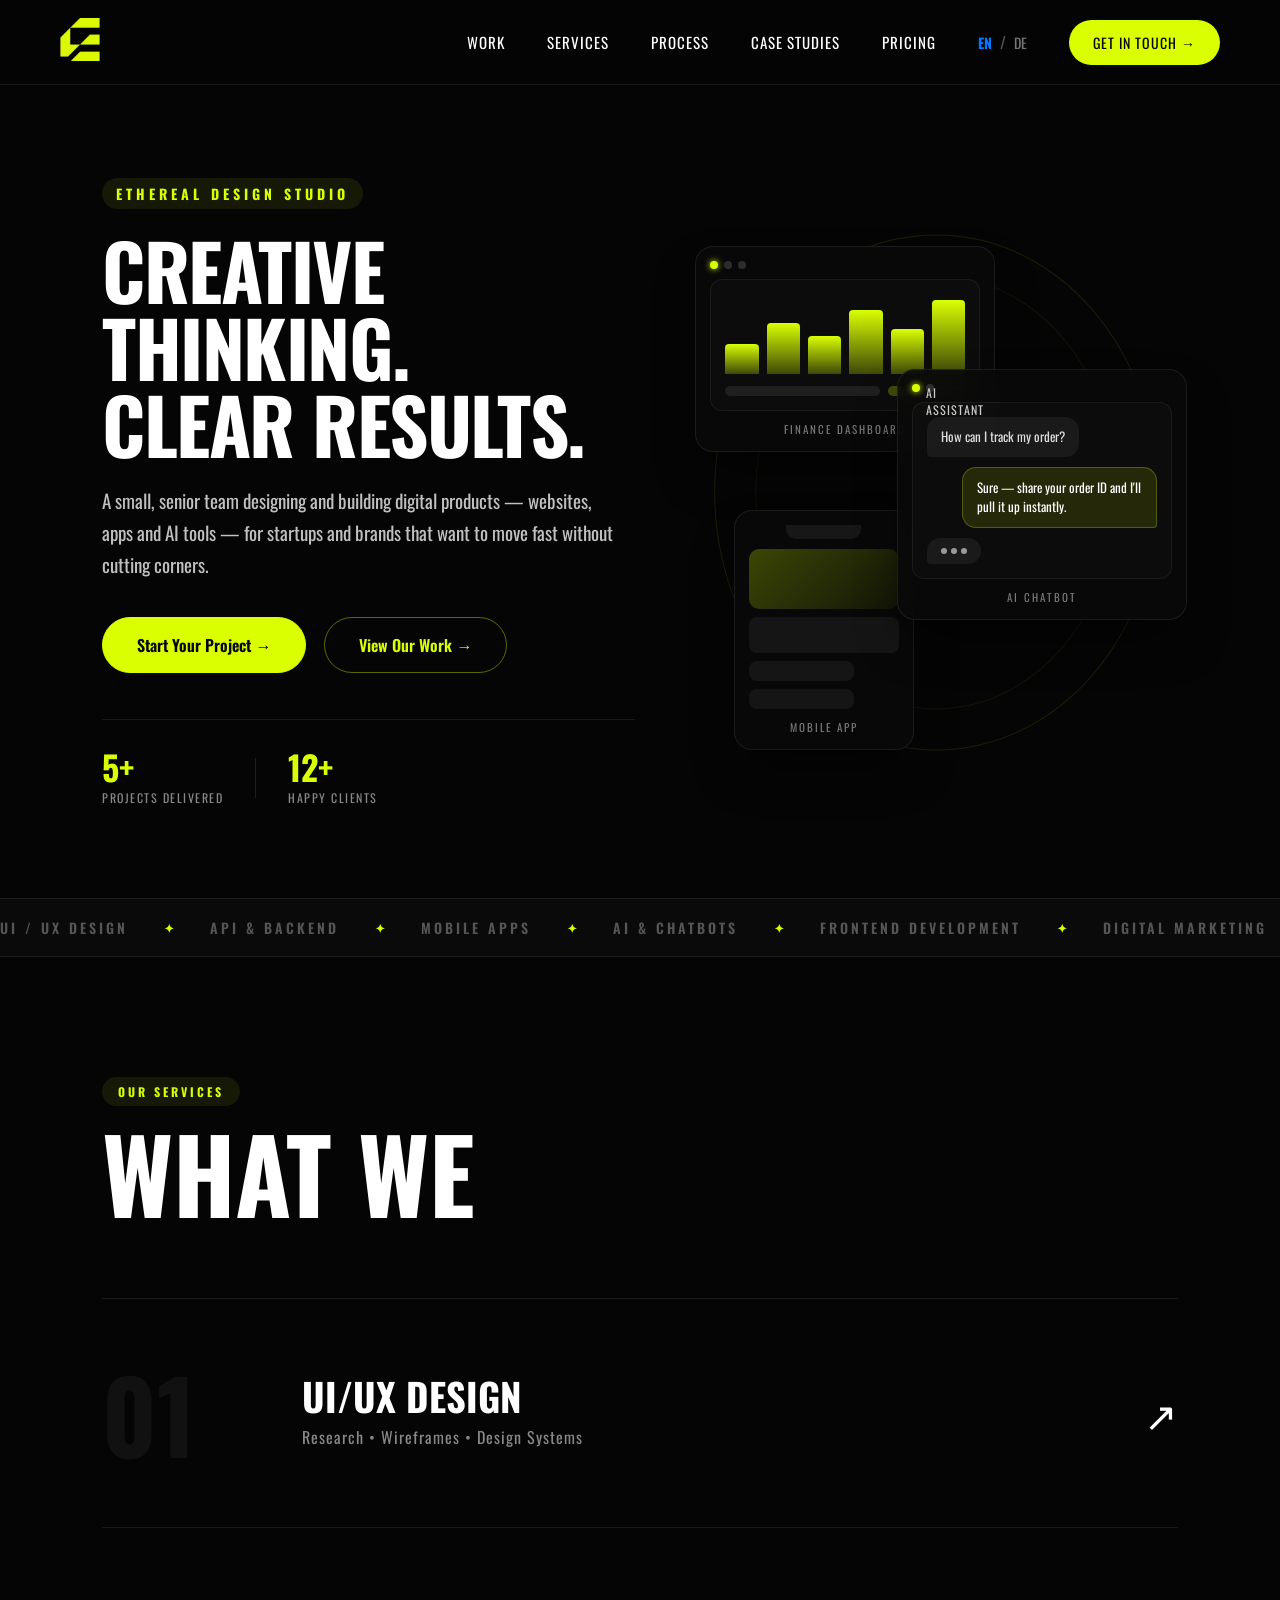
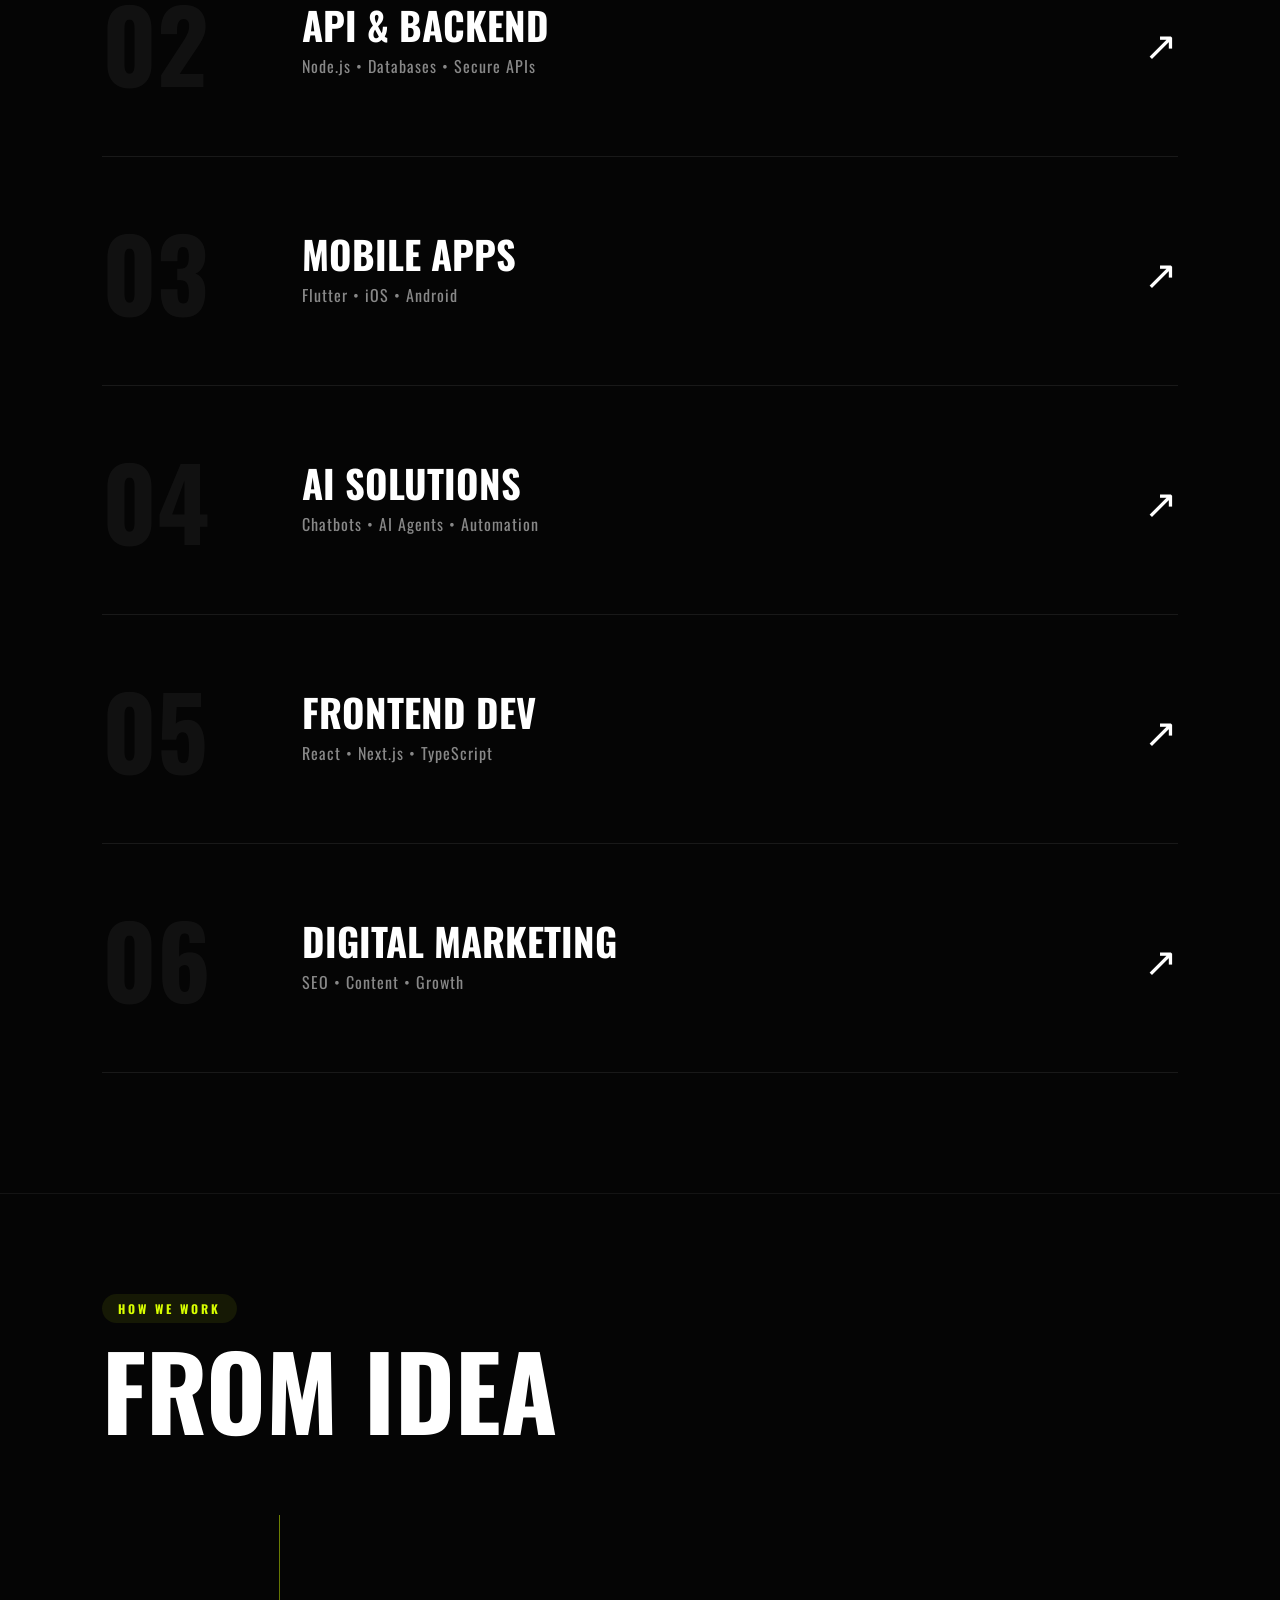
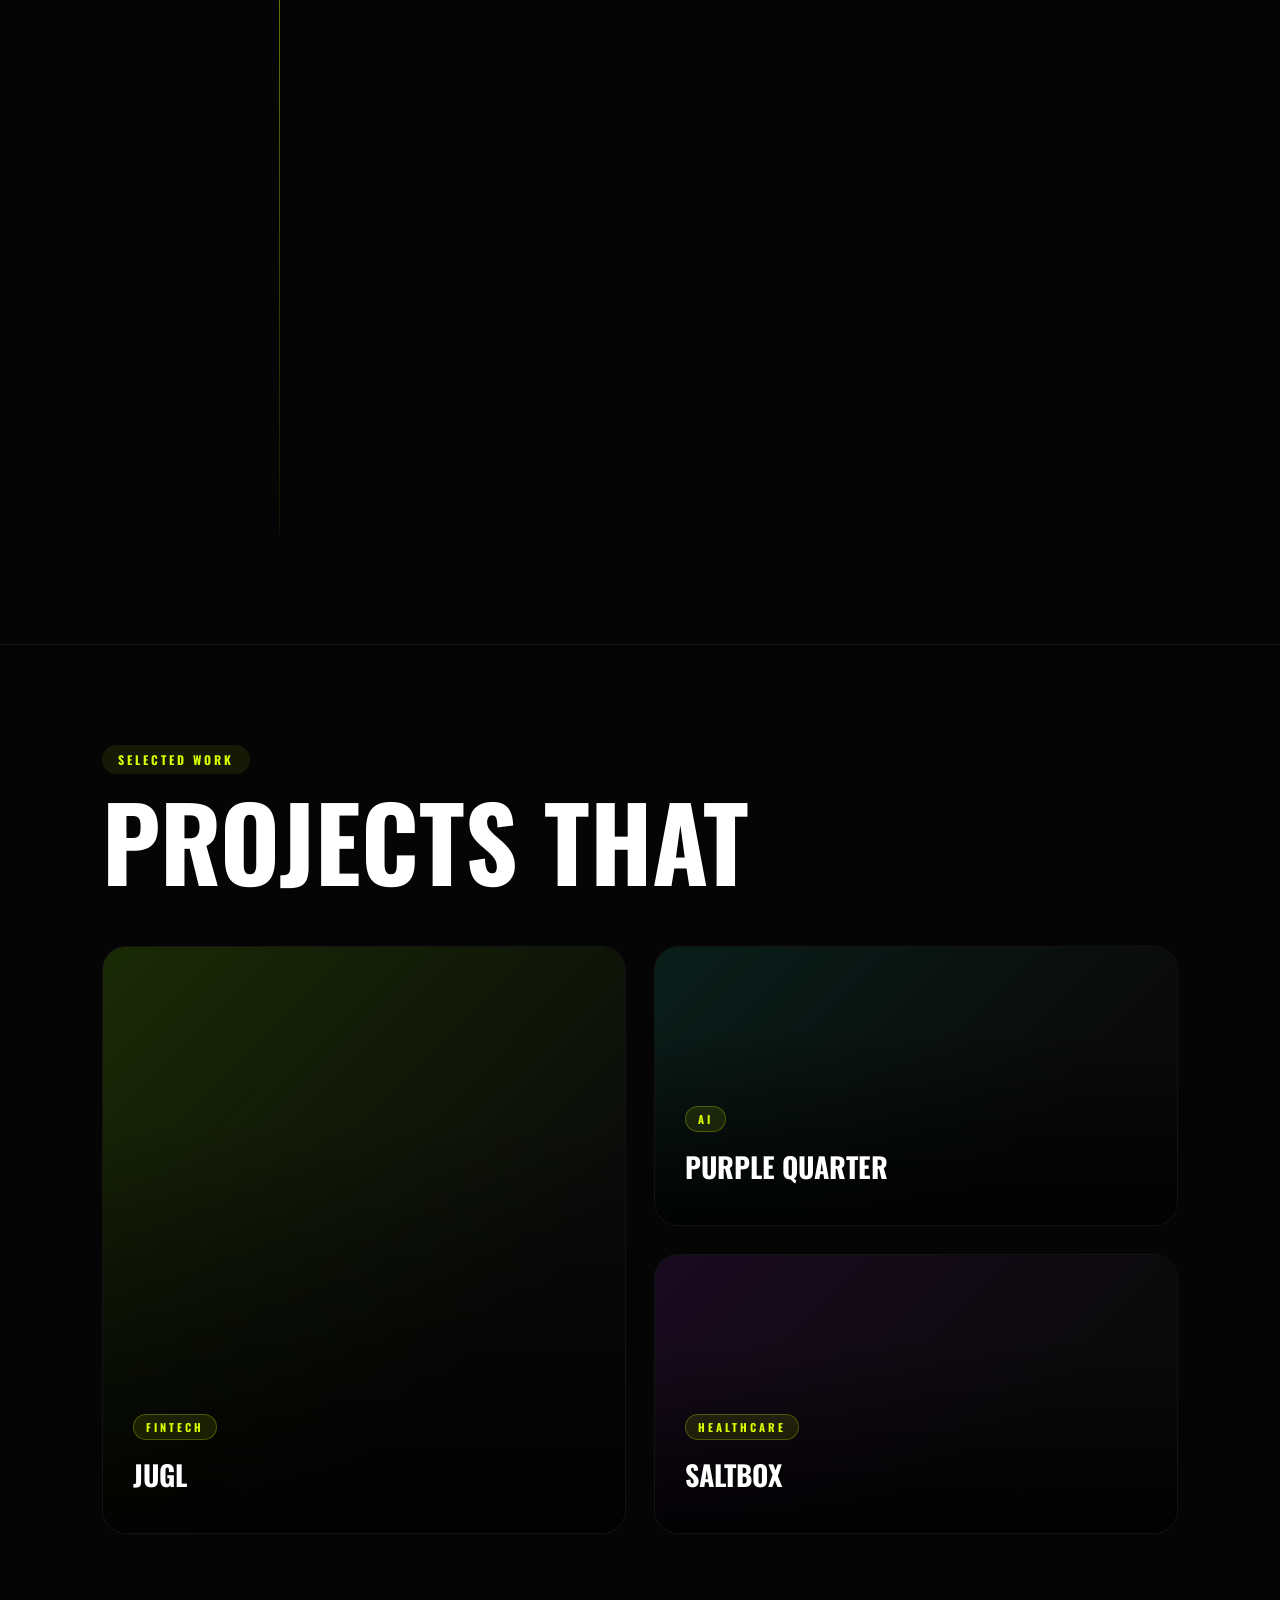
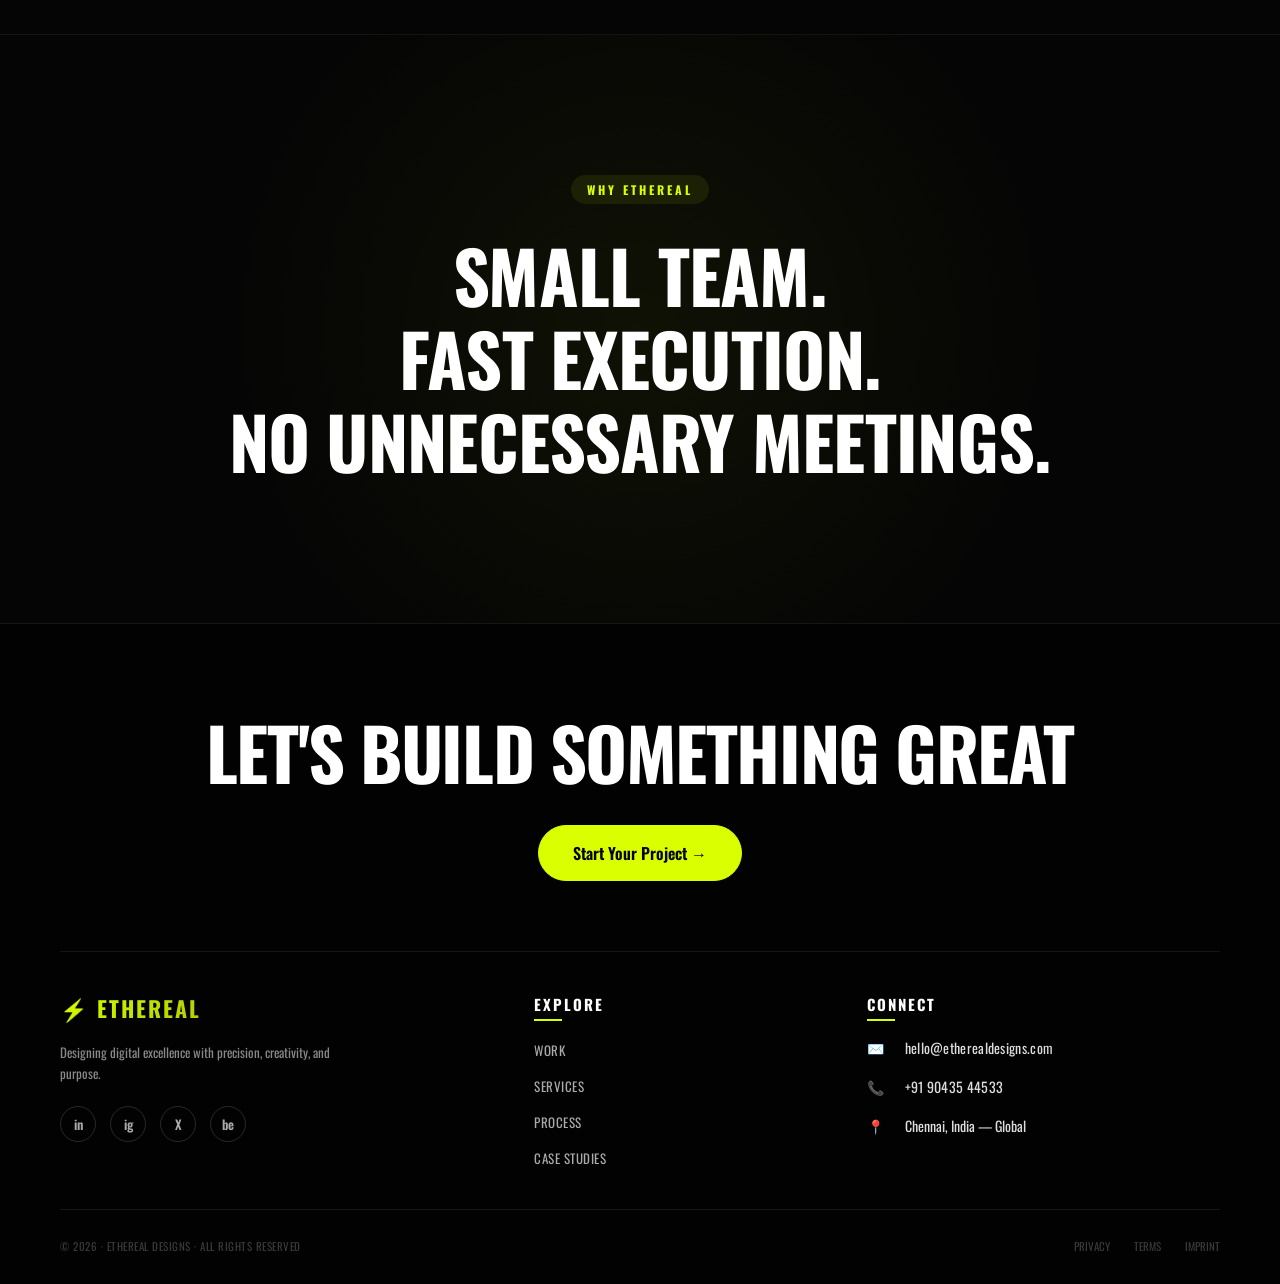
<file: index.html>
<!DOCTYPE html>
<html lang="en">
<head>
    <meta charset="UTF-8">
    <meta name="viewport" content="width=device-width, initial-scale=1.0">
    <title>Ethereal Design</title>

    <link rel="stylesheet" href="style.css">
    <link href="https://fonts.googleapis.com/css2?family=Oswald:wght@300;400;500;700;800&display=swap" rel="stylesheet">
    
    <style>
        /* Simple styles for language switcher */
        .language-switch a.active {
            font-weight: bold;
            color: #007bff;
        }
    </style>
</head>
<body>

<!-- ========== PRELOADER ========== -->
<div class="preloader" id="preloader">
    <div class="preloader-logo">
        <img src="img/logo.png" alt="Ethereal">
    </div>
    <div class="preloader-curtain preloader-curtain--left"></div>
    <div class="preloader-curtain preloader-curtain--right"></div>
</div>

<!-- ========== AMBIENT BACKGROUND ========== -->
<div class="bg-glow bg-glow--1"></div>
<div class="bg-glow bg-glow--2"></div>
<div class="bg-grid"></div>

<!-- Header Section -->
<header class="header">

    <div class="logo">
        <img src="img/logo.png" alt="Logo">
    </div>

    <nav class="navbar">

        <a href="#work" class="nav-link" id="nav-work">Work</a>
        <a href="#services" class="nav-link" id="nav-services">Services</a>
        <a href="#process" class="nav-link" id="nav-process">Process</a>
        <a href="#work" class="nav-link" id="nav-casestudies">Case Studies</a>
        <a href="#pricing" class="nav-link" id="nav-pricing">Pricing</a>

        <div class="language-switch">
            <a href="#" id="en-btn" class="active">EN</a>
            <span>/</span>
            <a href="#" id="de-btn">DE</a>
        </div>

        <a href="contact.html" class="contact-btn" id="contact-btn">
            Get In Touch →
        </a>

    </nav>

    <div class="hamburger">☰</div>

</header>


<!-- ========== HERO ========== -->
<section class="hero">

    <div class="hero-grid">

        <div class="hero-content">

            <span class="slide-tag" id="hero-tag">ETHEREAL DESIGN STUDIO</span>

            <h1 id="hero-title">
                Creative Thinking.<br>
                Clear Results.
            </h1>

            <p id="hero-description">
                A small, senior team designing and building digital products —
                websites, apps and AI tools — for startups and brands that want
                to move fast without cutting corners.
            </p>

            <div class="hero-cta-row">
                <a href="contact.html" class="hero-btn hero-btn--primary" id="hero-btn-primary">
                    Start Your Project →
                </a>
                <a href="#work" class="hero-btn hero-btn--secondary" id="hero-btn-secondary">
                    View Our Work →
                </a>
            </div>

            <div class="hero-stats">
                <div class="hero-stat">
                    <span class="hero-stat-num" data-count="5" id="stat-projects-num">0</span>
                    <span class="hero-stat-label" id="stat-projects-label">Projects<br>Delivered</span>
                </div>
                <div class="hero-stat-divider"></div>
                <div class="hero-stat">
                    <span class="hero-stat-num" data-count="12" id="stat-clients-num">0</span>
                    <span class="hero-stat-label" id="stat-clients-label">Happy Clients</span>
                </div>
            </div>

        </div>

        <!-- ===== FLOATING PROJECT MOCKUPS ===== -->
        <div class="hero-mockups">
            <div class="mockup-ring"></div>

            <div class="mockup-card mockup-card--dashboard">
                <div class="mockup-bar">
                    <span></span><span></span><span></span>
                </div>
                <div class="mockup-body">
                    <div class="mockup-row mockup-row--chart">
                        <div class="chart-bar" style="--h:38%"></div>
                        <div class="chart-bar" style="--h:64%"></div>
                        <div class="chart-bar" style="--h:48%"></div>
                        <div class="chart-bar" style="--h:80%"></div>
                        <div class="chart-bar" style="--h:56%"></div>
                        <div class="chart-bar" style="--h:92%"></div>
                    </div>
                    <div class="mockup-row">
                        <div class="mockup-pill"></div>
                        <div class="mockup-pill mockup-pill--sm"></div>
                    </div>
                </div>
                <div class="mockup-label" id="mockup-dashboard-label">Finance Dashboard</div>
            </div>

            <div class="mockup-card mockup-card--mobile">
                <div class="mockup-phone-notch"></div>
                <div class="mockup-phone-body">
                    <div class="mockup-phone-header"></div>
                    <div class="mockup-phone-card"></div>
                    <div class="mockup-phone-card mockup-phone-card--sm"></div>
                    <div class="mockup-phone-card mockup-phone-card--sm"></div>
                </div>
                <div class="mockup-label" id="mockup-mobile-label">Mobile App</div>
            </div>

            <div class="mockup-card mockup-card--chat">
                <div class="mockup-bar">
                    <span class="mockup-dot"></span>
                    <span class="mockup-chat-title" id="chat-title">AI Assistant</span>
                </div>
                <div class="mockup-body mockup-body--chat">
                    <div class="chat-bubble chat-bubble--in" id="chat-bubble-1">How can I track my order?</div>
                    <div class="chat-bubble chat-bubble--out" id="chat-bubble-2">Sure — share your order ID and I'll pull it up instantly.</div>
                    <div class="chat-typing"><span></span><span></span><span></span></div>
                </div>
                <div class="mockup-label" id="mockup-chat-label">AI Chatbot</div>
            </div>

        </div>

    </div>

</section>

<!-- ========== MARQUEE STRIP ========== -->
<div class="marquee">
    <div class="marquee-track" id="marquee-track">
        <span>UI / UX DESIGN</span>
        <span class="marquee-dot">✦</span>
        <span>API & BACKEND</span>
        <span class="marquee-dot">✦</span>
        <span>MOBILE APPS</span>
        <span class="marquee-dot">✦</span>
        <span>AI & CHATBOTS</span>
        <span class="marquee-dot">✦</span>
        <span>FRONTEND DEVELOPMENT</span>
        <span class="marquee-dot">✦</span>
        <span>DIGITAL MARKETING</span>
        <span class="marquee-dot">✦</span>
    </div>
</div>


<section class="services" id="services">

    <div class="services-header">
        <span class="services-tag" id="services-tag">OUR SERVICES</span>

        <h2 class="services-title" id="services-title">
            WHAT WE <br>
            <span id="services-title-span">DO BEST.</span>
        </h2>
    </div>

    <div class="services-list">

        <div class="service-row">
            <div class="service-number">01</div>
            <div class="service-content">
                <h3 id="service-1-title">UI/UX DESIGN</h3>
                <p id="service-1-desc">Research • Wireframes • Design Systems</p>
            </div>
            <div class="service-arrow">↗</div>
        </div>

        <div class="service-row">
            <div class="service-number">02</div>
            <div class="service-content">
                <h3 id="service-2-title">API & BACKEND</h3>
                <p id="service-2-desc">Node.js • Databases • Secure APIs</p>
            </div>
            <div class="service-arrow">↗</div>
        </div>

        <div class="service-row">
            <div class="service-number">03</div>
            <div class="service-content">
                <h3 id="service-3-title">MOBILE APPS</h3>
                <p id="service-3-desc">Flutter • iOS • Android</p>
            </div>
            <div class="service-arrow">↗</div>
        </div>

        <div class="service-row">
            <div class="service-number">04</div>
            <div class="service-content">
                <h3 id="service-4-title">AI SOLUTIONS</h3>
                <p id="service-4-desc">Chatbots • AI Agents • Automation</p>
            </div>
            <div class="service-arrow">↗</div>
        </div>

        <div class="service-row">
            <div class="service-number">05</div>
            <div class="service-content">
                <h3 id="service-5-title">FRONTEND DEV</h3>
                <p id="service-5-desc">React • Next.js • TypeScript</p>
            </div>
            <div class="service-arrow">↗</div>
        </div>

        <div class="service-row">
            <div class="service-number">06</div>
            <div class="service-content">
                <h3 id="service-6-title">DIGITAL MARKETING</h3>
                <p id="service-6-desc">SEO • Content • Growth</p>
            </div>
            <div class="service-arrow">↗</div>
        </div>

    </div>

</section>

<!-- ========== PROCESS ========== -->
<section class="process" id="process">

    <div class="process-header">
        <span class="services-tag" id="process-tag">HOW WE WORK</span>
        <h2 class="services-title" id="process-title">
            FROM IDEA<br>
            <span id="process-title-span">TO LAUNCH.</span>
        </h2>
    </div>

    <div class="process-timeline">

        <div class="process-step">
            <div class="process-num">01</div>
            <div class="process-text">
                <h3 id="process-step-1-title">Discover</h3>
                <p id="process-step-1-desc">We start by understanding your goals, users and constraints.</p>
            </div>
        </div>

        <div class="process-step">
            <div class="process-num">02</div>
            <div class="process-text">
                <h3 id="process-step-2-title">Research</h3>
                <p id="process-step-2-desc">Competitive analysis and user research shape the direction.</p>
            </div>
        </div>

        <div class="process-step">
            <div class="process-num">03</div>
            <div class="process-text">
                <h3 id="process-step-3-title">Design</h3>
                <p id="process-step-3-desc">Wireframes and high-fidelity UI, refined with your feedback.</p>
            </div>
        </div>

        <div class="process-step">
            <div class="process-num">04</div>
            <div class="process-text">
                <h3 id="process-step-4-title">Develop</h3>
                <p id="process-step-4-desc">Clean, scalable code with continuous integration from day one.</p>
            </div>
        </div>

        <div class="process-step">
            <div class="process-num">05</div>
            <div class="process-text">
                <h3 id="process-step-5-title">Launch</h3>
                <p id="process-step-5-desc">We ship, monitor and support — then keep iterating with you.</p>
            </div>
        </div>

    </div>

</section>


<!-- ========== FEATURED WORK ========== -->
<section class="work" id="work">

    <div class="work-header">
        <span class="services-tag" id="work-tag">SELECTED WORK</span>
        <h2 class="services-title" id="work-title">
            PROJECTS THAT <br>
            <span id="work-title-span">MOVE THE NEEDLE.</span>
        </h2>
    </div>

    <div class="work-grid">

        <a href="#" class="work-card work-card--large">
            <div class="work-card-image work-card-image--finance"></div>
            <div class="work-card-info">
                <span class="work-tag" id="work-tag-1">FINTECH</span>
                <h3 id="work-title-1">Jugl</h3>
            </div>
        </a>

        <a href="#" class="work-card">
            <div class="work-card-image work-card-image--chatbot"></div>
            <div class="work-card-info">
                <span class="work-tag" id="work-tag-2">AI</span>
                <h3 id="work-title-2">Purple Quarter</h3>
            </div>
        </a>

        <a href="#" class="work-card">
            <div class="work-card-image work-card-image--health"></div>
            <div class="work-card-info">
                <span class="work-tag" id="work-tag-3">HEALTHCARE</span>
                <h3 id="work-title-3">SaltBox</h3>
            </div>
        </a>

    </div>

</section>


<!-- ========== SIGNATURE / WHY ETHEREAL ========== -->
<section class="signature">
    <div class="signature-inner">
        <span class="services-tag" id="signature-tag">WHY ETHEREAL</span>
        <h2 class="signature-title" id="signature-title">
            Small team.<br>
            Fast execution.<br>
            No unnecessary meetings.<br>
            <span id="signature-title-span">Built for startups.</span>
        </h2>
    </div>
</section>


<!-- ========== FOOTER ========== -->
<footer class="ethereal-footer">
    <div class="footer-container">

        <div class="footer-cta">
            <h2 id="footer-cta-title">Let's Build Something Great</h2>
            <a href="contact.html" class="hero-btn hero-btn--primary" id="footer-cta-btn">Start Your Project →</a>
        </div>

        <div class="footer-grid">

            <div class="footer-brand">
                <div class="footer-logo" id="footer-logo">⚡ ETHEREAL</div>
                <p class="brand-desc" id="footer-desc">
                    Designing digital excellence with precision, creativity, and purpose.
                </p>
                <div class="social-links">
                    <a href="#" class="social-icon" aria-label="LinkedIn">in</a>
                    <a href="#" class="social-icon" aria-label="Instagram">ig</a>
                    <a href="#" class="social-icon" aria-label="Twitter/X">X</a>
                    <a href="#" class="social-icon" aria-label="Behance">be</a>
                </div>
            </div>

            <div class="footer-links">
                <h4 id="footer-explore">Explore</h4>
                <ul>
                    <li><a href="#work" id="footer-link-work">Work</a></li>
                    <li><a href="#services" id="footer-link-services">Services</a></li>
                    <li><a href="#process" id="footer-link-process">Process</a></li>
                    <li><a href="#work" id="footer-link-casestudies">Case Studies</a></li>
                </ul>
            </div>

            <div class="footer-contact">
                <h4 id="footer-connect">Connect</h4>
                <div class="contact-details">
                    <div class="contact-item">
                        <span class="contact-icon">✉️</span>
                        <a href="mailto:hello@etherealdesigns.com" id="footer-email">hello@etherealdesigns.com</a>
                    </div>
                    <div class="contact-item">
                        <span class="contact-icon">📞</span>
                        <a href="tel:+919043544533" id="footer-phone">+91 90435 44533</a>
                    </div>
                    <div class="contact-item">
                        <span class="contact-icon">📍</span>
                        <span id="footer-location">Chennai, India — Global</span>
                    </div>
                </div>
            </div>
        </div>

        <div class="footer-bottom">
            <div class="copyright" id="copyright">
                © 2026 · Ethereal Designs · All Rights Reserved
            </div>
            <div class="legal-simple">
                <a href="#" id="footer-privacy">Privacy</a>
                <a href="#" id="footer-terms">Terms</a>
                <a href="#" id="footer-imprint">Imprint</a>
            </div>
        </div>
    </div>
</footer>


<script>
// ========== PRELOADER ==========
document.body.classList.add('preloading');
window.addEventListener('load', function () {
    var preloader = document.getElementById('preloader');
    setTimeout(function () {
        document.body.classList.remove('preloading');
    }, 1300);
    setTimeout(function () {
        if (preloader) preloader.classList.add('is-done');
    }, 2050);
});

// ========== HAMBURGER MENU ==========
const hamburger = document.querySelector(".hamburger");
const navbar = document.querySelector(".navbar");

if (hamburger && navbar) {
    hamburger.addEventListener("click", () => {
        navbar.classList.toggle("active");
    });
}

// ========== COUNT-UP STATS ==========
(function(){
    var nums = document.querySelectorAll('.hero-stat-num');
    var done = false;
    function run(){
        if (done) return;
        done = true;
        nums.forEach(function(el){
            var target = parseInt(el.getAttribute('data-count'), 10);
            var current = 0;
            var step = Math.max(1, Math.round(target / 40));
            var t = setInterval(function(){
                current += step;
                if (current >= target) { current = target; clearInterval(t); }
                el.textContent = current + '+';
            }, 30);
        });
    }
    if ('IntersectionObserver' in window) {
        var obs = new IntersectionObserver(function(entries){
            entries.forEach(function(e){ if (e.isIntersecting) run(); });
        }, { threshold: 0.4 });
        var target = document.querySelector('.hero-stats');
        if (target) obs.observe(target);
    } else {
        run();
    }
})();

// ========== COMPLETE TRANSLATIONS ==========
const translations = {
    en: {
        // Navigation
        "nav-work": "Work",
        "nav-services": "Services",
        "nav-process": "Process",
        "nav-casestudies": "Case Studies",
        "nav-pricing": "Pricing",
        "contact-btn": "Get In Touch →",
        
        // Hero
        "hero-tag": "ETHEREAL DESIGN STUDIO",
        "hero-title": "Creative Thinking.<br>Clear Results.",
        "hero-description": "A small, senior team designing and building digital products — websites, apps and AI tools — for startups and brands that want to move fast without cutting corners.",
        "hero-btn-primary": "Start Your Project →",
        "hero-btn-secondary": "View Our Work →",
        "stat-projects-label": "Projects Delivered",
"stat-clients-label": "Happy Clients",
        
        // Mockups
        "mockup-dashboard": "Finance Dashboard",
        "mockup-mobile": "Mobile App",
        "mockup-chat": "AI Chatbot",
        "chat-title": "AI Assistant",
        "chat-bubble-1": "How can I track my order?",
        "chat-bubble-2": "Sure — share your order ID and I'll pull it up instantly.",
        
        // Services
        "services-tag": "OUR SERVICES",
        "services-title": "WHAT WE <br>",
        "services-title-span": "DO BEST.",
        "service-1-title": "UI/UX DESIGN",
        "service-1-desc": "Research • Wireframes • Design Systems",
        "service-2-title": "API & BACKEND",
        "service-2-desc": "Node.js • Databases • Secure APIs",
        "service-3-title": "MOBILE APPS",
        "service-3-desc": "Flutter • iOS • Android",
        "service-4-title": "AI SOLUTIONS",
        "service-4-desc": "Chatbots • AI Agents • Automation",
        "service-5-title": "FRONTEND DEV",
        "service-5-desc": "React • Next.js • TypeScript",
        "service-6-title": "DIGITAL MARKETING",
        "service-6-desc": "SEO • Content • Growth",
        
        // Process
        "process-tag": "HOW WE WORK",
        "process-title": "FROM IDEA<br>",
        "process-title-span": "TO LAUNCH.",
        "process-step-1-title": "Discover",
        "process-step-1-desc": "We start by understanding your goals, users and constraints.",
        "process-step-2-title": "Research",
        "process-step-2-desc": "Competitive analysis and user research shape the direction.",
        "process-step-3-title": "Design",
        "process-step-3-desc": "Wireframes and high-fidelity UI, refined with your feedback.",
        "process-step-4-title": "Develop",
        "process-step-4-desc": "Clean, scalable code with continuous integration from day one.",
        "process-step-5-title": "Launch",
        "process-step-5-desc": "We ship, monitor and support — then keep iterating with you.",
        
        // Work
        "work-tag": "SELECTED WORK",
        "work-title": "PROJECTS THAT <br>",
        "work-title-span": "MOVE THE NEEDLE.",
        "work-tag-1": "FINTECH",
        "work-title-1": "Jugl",
        "work-tag-2": "AI",
        "work-title-2": "Purple Quarter",
        "work-tag-3": "HEALTHCARE",
        "work-title-3": "SaltBox",
        
        // Signature
        "signature-tag": "WHY ETHEREAL",
        "signature-title": "Small team.<br>Fast execution.<br>No unnecessary meetings.<br>",
        "signature-title-span": "Built for startups.",
        
        // Footer
        "footer-cta-title": "Let's Build Something Great",
        "footer-cta-btn": "Start Your Project →",
        "footer-logo": "⚡ ETHEREAL",
        "footer-desc": "Designing digital excellence with precision, creativity, and purpose.",
        "footer-explore": "Explore",
        "footer-link-work": "Work",
        "footer-link-services": "Services",
        "footer-link-process": "Process",
        "footer-link-casestudies": "Case Studies",
        "footer-connect": "Connect",
        "footer-email": "hello@etherealdesigns.com",
        "footer-phone": "+91 90435 44533",
        "footer-location": "Chennai, India — Global",
        "copyright": "© 2026 · Ethereal Designs · All Rights Reserved",
        "footer-privacy": "Privacy",
        "footer-terms": "Terms",
        "footer-imprint": "Imprint"
    },
    de: {
        // Navigation
        "nav-work": "Arbeit",
        "nav-services": "Dienstleistungen",
        "nav-process": "Prozess",
        "nav-casestudies": "Fallstudien",
        "nav-pricing": "Preise",
        "contact-btn": "Kontakt →",
        
        // Hero
        "hero-tag": "ETHEREAL DESIGN STUDIO",
        "hero-title": "Kreatives Denken.<br>Klare Ergebnisse.",
        "hero-description": "Ein kleines, erfahrenes Team, das digitale Produkte entwirft und entwickelt — Websites, Apps und KI-Tools — für Startups und Marken, die schnell vorankommen wollen, ohne Abstriche zu machen.",
        "hero-btn-primary": "Projekt starten →",
        "hero-btn-secondary": "Arbeit ansehen →",
        "stat-projects-label": "Projekte<br>Geliefert",
        "stat-clients-label": "Zufriedene<br>Kunden",
        
        // Mockups
        "mockup-dashboard": "Finanz-Dashboard",
        "mockup-mobile": "Mobile App",
        "mockup-chat": "KI-Chatbot",
        "chat-title": "KI-Assistent",
        "chat-bubble-1": "Wie kann ich meine Bestellung verfolgen?",
        "chat-bubble-2": "Natürlich — teilen Sie Ihre Bestell-ID mit, und ich hole sie sofort.",
        
        // Services
        "services-tag": "UNSERE DIENSTLEISTUNGEN",
        "services-title": "WAS WIR <br>",
        "services-title-span": "AM BESTEN KÖNNEN.",
        "service-1-title": "UI/UX DESIGN",
        "service-1-desc": "Forschung • Wireframes • Designsysteme",
        "service-2-title": "API & BACKEND",
        "service-2-desc": "Node.js • Datenbanken • Sichere APIs",
        "service-3-title": "MOBILE APPS",
        "service-3-desc": "Flutter • iOS • Android",
        "service-4-title": "KI-LÖSUNGEN",
        "service-4-desc": "Chatbots • KI-Agenten • Automatisierung",
        "service-5-title": "FRONTEND ENTWICKLUNG",
        "service-5-desc": "React • Next.js • TypeScript",
        "service-6-title": "DIGITALES MARKETING",
        "service-6-desc": "SEO • Content • Wachstum",
        
        // Process
        "process-tag": "WIE WIR ARBEITEN",
        "process-title": "VON DER IDEE<br>",
        "process-title-span": "ZUM LAUNCH.",
        "process-step-1-title": "Entdecken",
        "process-step-1-desc": "Wir beginnen mit dem Verständnis Ihrer Ziele, Benutzer und Einschränkungen.",
        "process-step-2-title": "Recherche",
        "process-step-2-desc": "Wettbewerbsanalyse und Benutzerforschung bestimmen die Richtung.",
        "process-step-3-title": "Design",
        "process-step-3-desc": "Wireframes und hochauflösende UI, verfeinert mit Ihrem Feedback.",
        "process-step-4-title": "Entwickeln",
        "process-step-4-desc": "Sauberer, skalierbarer Code mit kontinuierlicher Integration von Tag eins.",
        "process-step-5-title": "Starten",
        "process-step-5-desc": "Wir liefern aus, überwachen und unterstützen — und arbeiten dann kontinuierlich mit Ihnen weiter.",
        
        // Work
        "work-tag": "AUSGEWÄHLTE ARBEIT",
        "work-title": "PROJEKTE, DIE <br>",
        "work-title-span": "ETWAS BEWEGEN.",
        "work-tag-1": "FINTECH",
        "work-title-1": "Jugl",
        "work-tag-2": "KI",
        "work-title-2": "Purple Quarter",
        "work-tag-3": "GESUNDHEITSWESEN",
        "work-title-3": "SaltBox",
        
        // Signature
        "signature-tag": "WARUM ETHEREAL",
        "signature-title": "Kleines Team.<br>Schnelle Ausführung.<br>Keine unnötigen Besprechungen.<br>",
        "signature-title-span": "Für Startups gebaut.",
        
        // Footer
        "footer-cta-title": "Lass uns etwas Großartiges bauen",
        "footer-cta-btn": "Projekt starten →",
        "footer-logo": "⚡ ETHEREAL",
        "footer-desc": "Digitale Exzellenz mit Präzision, Kreativität und Zielstrebigkeit.",
        "footer-explore": "Entdecken",
        "footer-link-work": "Arbeit",
        "footer-link-services": "Dienstleistungen",
        "footer-link-process": "Prozess",
        "footer-link-casestudies": "Fallstudien",
        "footer-connect": "Verbinden",
        "footer-email": "hello@etherealdesigns.com",
        "footer-phone": "+91 90435 44533",
        "footer-location": "Chennai, Indien — Global",
        "copyright": "© 2026 · Ethereal Designs · Alle Rechte vorbehalten",
        "footer-privacy": "Datenschutz",
        "footer-terms": "AGB",
        "footer-imprint": "Impressum"
    }
};

// Function to update marquee
function updateMarquee(lang) {
    const marqueeTrack = document.getElementById('marquee-track');
    if (!marqueeTrack) return;
    
    const marqueeItems = {
        en: ["UI / UX DESIGN", "API & BACKEND", "MOBILE APPS", "AI & CHATBOTS", "FRONTEND DEVELOPMENT", "DIGITAL MARKETING"],
        de: ["UI / UX DESIGN", "API & BACKEND", "MOBILE APPS", "KI & CHATBOTS", "FRONTEND ENTWICKLUNG", "DIGITALES MARKETING"]
    };
    
    const items = marqueeItems[lang];
    let html = '';
    items.forEach((item, index) => {
        html += `<span>${item}</span>`;
        if (index < items.length - 1) {
            html += `<span class="marquee-dot">✦</span>`;
        }
    });
    marqueeTrack.innerHTML = html;
}

// Function to set language
function setLanguage(lang) {
    // Update active button
    document.getElementById('en-btn').classList.toggle('active', lang === 'en');
    document.getElementById('de-btn').classList.toggle('active', lang === 'de');
    
    // Update all translatable elements
    for (const [key, value] of Object.entries(translations[lang])) {
        const element = document.getElementById(key);
        if (element) {
            if (key.includes('title') && (value.includes('<br>') || key === 'hero-title' || key === 'services-title' || key === 'process-title' || key === 'work-title' || key === 'signature-title')) {
                element.innerHTML = value;
            } else {
                element.innerText = value;
            }
        }
    }
    
    // Update marquee separately
    updateMarquee(lang);
    
    // Save preference
    localStorage.setItem('preferredLanguage', lang);
}

// Event listeners for language buttons
document.getElementById('en-btn').addEventListener('click', (e) => {
    e.preventDefault();
    setLanguage('en');
});

document.getElementById('de-btn').addEventListener('click', (e) => {
    e.preventDefault();
    setLanguage('de');
});

// Load saved language
const savedLang = localStorage.getItem('preferredLanguage') || 'en';
setLanguage(savedLang);
</script>

</body>
</html>
</file>
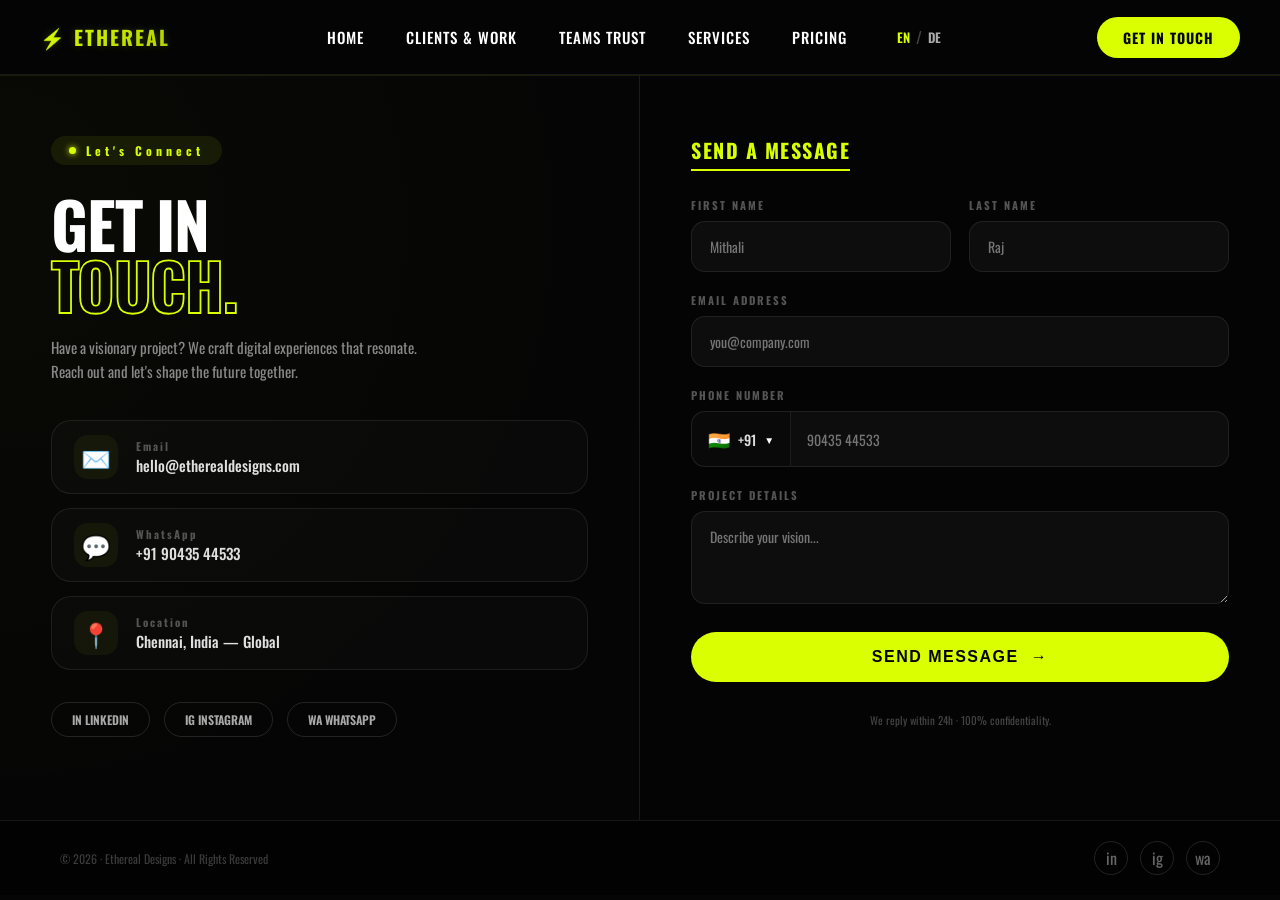
<file: contact.html>
<!DOCTYPE html>
<html lang="en">
<head>
<meta charset="UTF-8" />
<meta name="viewport" content="width=device-width, initial-scale=1.0, viewport-fit=cover" />
<title>Ethereal Designs — Contact & Inquiries</title>
<link rel="preconnect" href="https://fonts.googleapis.com" />
<link rel="preconnect" href="https://fonts.gstatic.com" crossorigin />
<link href="https://fonts.googleapis.com/css2?family=Oswald:wght@300;400;500;600;700;800&display=swap" rel="stylesheet" />
<style>
*, *::before, *::after { margin: 0; padding: 0; box-sizing: border-box; }

:root {
  --lime: #d9ff00;
  --bg: #050505;
  --border: rgba(255,255,255,0.08);
  --muted: #555;
  --text-dim: #888;
  --card-bg: rgba(255,255,255,0.02);
}

html, body {
  width: 100%;
  background: var(--bg);
  font-family: 'Oswald', sans-serif;
  color: #fff;
  scroll-behavior: smooth;
}

body {
  overflow-x: hidden;
  overflow-y: auto;
  min-height: 100vh;
}

/* HEADER (sticky + responsive mobile nav) */
.header {
  position: sticky;
  top: 0; left: 0;
  width: 100%;
  background: rgba(5,5,5,0.96);
  backdrop-filter: blur(14px);
  border-bottom: 1px solid var(--border);
  z-index: 1000;
  padding: 0 40px;
  height: 75px;
  display: flex;
  align-items: center;
  justify-content: space-between;
}

.logo-text { 
  font-size: 20px; font-weight: 800; 
  background: linear-gradient(135deg, var(--lime) 0%, #b3cc00 100%);
  -webkit-background-clip: text;
  background-clip: text;
  color: transparent;
  text-shadow: 0 0 8px rgba(217,255,0,0.2);
  letter-spacing: 2px;
}

/* desktop navigation */
.navbar {
  display: flex;
  align-items: center;
  gap: 42px;
}

.nav-link {
  text-decoration: none; color: #fff; font-size: 15px;
  letter-spacing: 1px; text-transform: uppercase;
  transition: color 0.25s; font-weight: 500;
  position: relative;
}
.nav-link:hover { color: var(--lime); }
.nav-link::after {
  content: ''; position: absolute; left: 50%; bottom: -8px;
  transform: translateX(-50%); width: 0; height: 2px;
  background: var(--lime); box-shadow: 0 0 6px var(--lime);
  transition: width 0.3s ease;
}
.nav-link:hover::after { width: 100%; }

.language-switch {
  display: flex; gap: 6px; align-items: center;
  margin-left: 8px;
}
.lang-link {
  text-decoration: none; color: #aaa; font-size: 13px;
  font-weight: 600; transition: color 0.2s; cursor: pointer;
}
.lang-link.active { color: var(--lime); }
.language-switch span { color: #444; }

.contact-btn {
  text-decoration: none; background: var(--lime); color: #050505;
  padding: 10px 26px; border-radius: 40px; font-size: 14px;
  font-weight: 700; letter-spacing: 1px; text-transform: uppercase;
  transition: all 0.3s; white-space: nowrap;
}
.contact-btn:hover { transform: translateY(-2px); box-shadow: 0 0 12px var(--lime); }

/* mobile toggle */
.menu-toggle {
  display: none;
  flex-direction: column;
  justify-content: space-between;
  width: 32px;
  height: 24px;
  background: transparent;
  border: none;
  cursor: pointer;
  z-index: 1002;
  padding: 0;
}
.menu-toggle span {
  width: 100%;
  height: 2.5px;
  background: #fff;
  border-radius: 4px;
  transition: all 0.25s ease-in-out;
}
.menu-toggle.active span:nth-child(1) { transform: translateY(10px) rotate(45deg); }
.menu-toggle.active span:nth-child(2) { opacity: 0; }
.menu-toggle.active span:nth-child(3) { transform: translateY(-10px) rotate(-45deg); }

/* mobile nav overlay */
.mobile-nav {
  position: fixed;
  top: 75px;
  left: 0;
  width: 100%;
  height: 0;
  background: rgba(5,5,5,0.98);
  backdrop-filter: blur(20px);
  overflow: hidden;
  transition: height 0.4s cubic-bezier(0.2, 0.9, 0.4, 1.1);
  z-index: 999;
  display: flex;
  flex-direction: column;
  align-items: center;
  justify-content: flex-start;
  gap: 28px;
  padding-top: 0;
  border-bottom: 1px solid rgba(217,255,0,0.1);
}
.mobile-nav.open {
  height: 360px;
  padding-top: 32px;
  box-shadow: 0 20px 30px -12px rgba(0,0,0,0.6);
}
.mobile-nav a {
  text-decoration: none;
  color: #fff;
  font-size: 22px;
  font-weight: 500;
  text-transform: uppercase;
  letter-spacing: 2px;
  transition: color 0.2s, transform 0.2s;
}
.mobile-nav a:hover { color: var(--lime); transform: translateX(6px); }
.mobile-nav .lang-mobile {
  display: flex;
  gap: 18px;
  margin-top: 8px;
}
.mobile-nav .lang-mobile a {
  font-size: 18px;
  background: rgba(255,255,255,0.03);
  padding: 6px 16px;
  border-radius: 40px;
}
.mobile-nav .lang-mobile a.active { color: var(--lime); border: 1px solid rgba(217,255,0,0.3); }

/* CONTACT GRID */
.contact-wrap {
  display: grid;
  grid-template-columns: 1fr 1fr;
  min-height: calc(100vh - 75px - 80px);
  gap: 0;
}

/* LEFT PANEL */
.contact-left {
  padding: 60px 8% 70px;
  border-right: 1px solid var(--border);
  background: radial-gradient(circle at 0% 20%, rgba(217,255,0,0.02) 0%, transparent 70%);
}
.contact-eyebrow {
  display: inline-flex; align-items: center; gap: 10px;
  color: var(--lime); font-size: 12px; font-weight: 700;
  letter-spacing: 4px; background: rgba(217,255,0,0.08);
  padding: 6px 18px; border-radius: 40px; margin-bottom: 28px;
}
.contact-eyebrow::before {
  content: ''; width: 7px; height: 7px; border-radius: 50%;
  background: var(--lime); box-shadow: 0 0 6px var(--lime);
}
.contact-left h1 {
  font-size: clamp(42px, 5vw, 76px);
  font-weight: 800; text-transform: uppercase;
  line-height: 0.95; letter-spacing: -0.02em;
  margin-bottom: 20px;
}
.contact-left h1 em { font-style: normal; color: transparent; -webkit-text-stroke: 1.8px var(--lime); }
.contact-left > div > p {
  color: var(--text-dim); font-size: 15px; line-height: 1.65;
  max-width: 400px; margin-bottom: 36px;
}
.info-cards { display: flex; flex-direction: column; gap: 14px; margin-bottom: 32px; }
.info-card {
  display: flex; align-items: center; gap: 18px;
  padding: 14px 22px; border: 1px solid var(--border);
  border-radius: 20px; background: var(--card-bg);
  transition: all 0.25s; text-decoration: none;
}
.info-card:hover { border-color: rgba(217,255,0,0.5); background: rgba(217,255,0,0.03); transform: translateX(6px);}
.info-card-icon { font-size: 24px; width: 44px; height: 44px; display: flex; align-items: center; justify-content: center; background: rgba(217,255,0,0.05); border-radius: 14px; }
.info-card-label { font-size: 11px; font-weight: 700; letter-spacing: 2px; color: var(--muted); }
.info-card-value { font-size: 15px; font-weight: 500; color: #e0e0e0; }
.social-strip { display: flex; gap: 14px; flex-wrap: wrap; }
.social-btn {
  padding: 8px 20px; border: 1px solid rgba(255,255,255,0.12);
  border-radius: 60px; color: #aaa; font-size: 12px;
  font-weight: 600; text-transform: uppercase; text-decoration: none;
  transition: 0.2s;
}
.social-btn:hover { border-color: var(--lime); color: var(--lime); background: rgba(217,255,0,0.05); }

/* RIGHT FORM */
.contact-right {
  padding: 60px 8% 70px;
  background: rgba(0,0,0,0.2);
  overflow-y: auto;
}
.form-title { font-size: 20px; font-weight: 700; text-transform: uppercase; margin-bottom: 32px; letter-spacing: 1.5px; }
.form-title span { color: var(--lime); border-bottom: 2px solid var(--lime); padding-bottom: 4px; }
.contact-form { display: flex; flex-direction: column; gap: 20px; transition: opacity 0.3s; }
.form-row { display: grid; grid-template-columns: 1fr 1fr; gap: 18px; }
.form-group { display: flex; flex-direction: column; gap: 8px; }
.form-group label { font-size: 11px; font-weight: 700; letter-spacing: 2px; color: var(--muted); text-transform: uppercase; }
.form-group input, .form-group select, .form-group textarea {
  background: rgba(255,255,255,0.04); border: 1px solid var(--border);
  border-radius: 14px; padding: 14px 18px; color: #fff;
  font-family: 'Oswald', sans-serif; font-size: 14px; outline: none;
  transition: all 0.2s;
}
.form-group input:focus, .form-group textarea:focus {
  border-color: rgba(217,255,0,0.5); background: rgba(217,255,0,0.02);
  box-shadow: 0 0 0 3px rgba(217,255,0,0.08);
}
.phone-input-wrap {
  display: flex; border: 1px solid var(--border);
  border-radius: 14px; background: rgba(255,255,255,0.04);
  transition: 0.2s; position: relative;
}
.phone-input-wrap:focus-within { border-color: rgba(217,255,0,0.5); box-shadow: 0 0 0 3px rgba(217,255,0,0.08);}
.country-trigger {
  display: flex; align-items: center; gap: 8px; padding: 14px 16px;
  background: rgba(0,0,0,0.3); border-right: 1px solid var(--border);
  border-radius: 14px 0 0 14px; cursor: pointer; white-space: nowrap;
}
.country-trigger .flag { font-size: 18px; }
.country-trigger .dial { font-size: 14px; font-weight: 500; color: #ddd; }
.country-dropdown {
  position: absolute; top: calc(100% + 8px); left: 0; width: 300px;
  background: #111; border: 1px solid #2a2a2a; border-radius: 20px;
  z-index: 200; display: none; box-shadow: 0 20px 35px rgba(0,0,0,0.7);
}
.country-dropdown.open { display: block; }
.country-search { padding: 12px; border-bottom: 1px solid #222; }
.country-search input { width: 100%; background: #1e1e1e; border: none; border-radius: 30px; padding: 8px 14px; color: white; }
.country-list { max-height: 240px; overflow-y: auto; }
.country-option { display: flex; justify-content: space-between; padding: 10px 16px; cursor: pointer; }
.country-option:hover { background: #1f1f1f; }
.co-left { display: flex; gap: 12px; align-items: center; }
.phone-number-input {
  flex: 1; background: transparent !important; border: none !important;
  padding: 14px 16px !important; border-radius: 0 14px 14px 0 !important;
}
.submit-btn {
  background: var(--lime); color: #050505; border: none;
  padding: 16px; border-radius: 60px; font-weight: 800;
  font-size: 16px; letter-spacing: 1.5px; text-transform: uppercase;
  display: flex; align-items: center; justify-content: center; gap: 12px;
  margin-top: 8px; cursor: pointer; transition: 0.25s;
}
.submit-btn:hover { transform: translateY(-3px); box-shadow: 0 10px 25px rgba(217,255,0,0.35); gap: 16px; }
.form-note { font-size: 11px; color: #444; text-align: center; margin-top: 10px; }
.success-msg {
  display: none; flex-direction: column; align-items: center;
  justify-content: center; text-align: center; padding: 50px 20px;
}
.success-msg.show { display: flex; }
.success-check { width: 70px; height: 70px; border-radius: 50%; background: rgba(217,255,0,0.1); border: 1px solid var(--lime); font-size: 32px; display: flex; align-items: center; justify-content: center; margin-bottom: 18px;}

/* FOOTER */
.footer {
  padding: 20px 60px;
  border-top: 1px solid var(--border);
  display: flex; justify-content: space-between; align-items: center;
  flex-wrap: wrap; gap: 15px; background: #020202;
}
.footer p { font-size: 12px; color: #3a3a3a; }
.footer-socials { display: flex; gap: 12px; }
.footer-socials a {
  width: 34px; height: 34px; border-radius: 50%; border: 1px solid #222;
  display: flex; align-items: center; justify-content: center;
  text-decoration: none; color: #666; transition: 0.2s;
}
.footer-socials a:hover { border-color: var(--lime); color: var(--lime); }

/* RESPONSIVE */
@media (max-width: 1024px) {
  .contact-wrap { grid-template-columns: 1fr; }
  .contact-left { border-right: none; border-bottom: 1px solid var(--border); }
}
@media (max-width: 850px) {
  .navbar { display: none; }
  .menu-toggle { display: flex; }
  .header { padding: 0 24px; }
  .contact-left, .contact-right { padding: 50px 6%; }
  .form-row { grid-template-columns: 1fr; }
}
@media (max-width: 550px) {
  .header { height: 68px; }
  .menu-toggle { width: 28px; height: 22px; }
  .contact-left h1 { font-size: 48px; }
  .info-card { padding: 12px 16px; }
  .footer { padding: 18px 24px; flex-direction: column; text-align: center; }
  .country-dropdown { width: 260px; left: 0; }
}
</style>
</head>
<body>

<header class="header">
  <div class="logo">
    <span class="logo-text">⚡ ETHEREAL</span>
  </div>
  
  <!-- Desktop nav -->
  <nav class="navbar">
    <a href="index.html" class="nav-link" data-key="nav_home">Home</a>
    <a href="#" class="nav-link" data-key="nav_clients">Clients & Work</a>
    <a href="#" class="nav-link" data-key="nav_trust">Teams Trust</a>
    <a href="index.html#services" class="nav-link" data-key="nav_services">Services</a>
    <a href="#" class="nav-link" data-key="nav_pricing">Pricing</a>
    <div class="language-switch">
      <a class="lang-link active" data-lang="en">EN</a>
      <span>/</span>
      <a class="lang-link" data-lang="de">DE</a>
    </div>
  </nav>
  
  <a href="contact.html" class="contact-btn" data-key="contact_btn">Get in Touch</a>
  
  <button class="menu-toggle" id="mobileMenuToggle" aria-label="Menu">
    <span></span><span></span><span></span>
  </button>
</header>

<!-- Mobile navigation overlay -->
<div class="mobile-nav" id="mobileNav">
  <a href="index.html" data-key="nav_home">Home</a>
  <a href="#" data-key="nav_clients">Clients & Work</a>
  <a href="#" data-key="nav_trust">Teams Trust</a>
  <a href="services.html#services" data-key="nav_services">Services</a>
  <a href="#" data-key="nav_pricing">Pricing</a>
  <div class="lang-mobile">
    <a class="lang-mobile-link" data-lang="en">EN</a>
    <a class="lang-mobile-link" data-lang="de">DE</a>
  </div>
  <a href="contact.html" style="background: rgba(217,255,0,0.1); padding: 8px 24px; border-radius: 40px; margin-top: 8px;" data-key="contact_btn">Contact</a>
</div>

<main class="main-content">
  <div class="contact-wrap">
    <div class="contact-left">
      <div>
        <div class="contact-eyebrow" data-key="eyebrow">Let's Connect</div>
        <h1><span data-key="heading_line1">Get In</span><br><em data-key="heading_line2">Touch.</em></h1>
        <p data-key="desc_text">Have a visionary project? We craft digital experiences that resonate. Reach out and let's shape the future together.</p>

        <div class="info-cards">
          <a href="mailto:hello@etherealdesigns.com" class="info-card">
            <div class="info-card-icon">✉️</div>
            <div class="info-card-body">
              <div class="info-card-label" data-key="email_label">Email</div>
              <div class="info-card-value">hello@etherealdesigns.com</div>
            </div>
          </a>
          <a href="https://wa.me/919043544533" class="info-card">
            <div class="info-card-icon">💬</div>
            <div class="info-card-body">
              <div class="info-card-label" data-key="whatsapp_label">WhatsApp</div>
              <div class="info-card-value">+91 90435 44533</div>
            </div>
          </a>
          <div class="info-card">
            <div class="info-card-icon">📍</div>
            <div class="info-card-body">
              <div class="info-card-label" data-key="location_label">Location</div>
              <div class="info-card-value" data-key="location_value">Chennai, India — Global</div>
            </div>
          </div>
        </div>

        <div class="social-strip">
          <a href="#" class="social-btn">in LinkedIn</a>
          <a href="#" class="social-btn">ig Instagram</a>
          <a href="#" class="social-btn">wa WhatsApp</a>
        </div>
      </div>
    </div>

    <div class="contact-right">
      <div class="form-title"><span data-key="form_title">Send a message</span></div>

      <form class="contact-form" id="contactForm" onsubmit="handleSubmit(event)">
        <div class="form-row">
          <div class="form-group">
            <label for="fname" data-key="first_name_label">First Name</label>
            <input type="text" id="fname" name="fname" placeholder="Mithali" required />
          </div>
          <div class="form-group">
            <label for="lname" data-key="last_name_label">Last Name</label>
            <input type="text" id="lname" name="lname" placeholder="Raj" required />
          </div>
        </div>

        <div class="form-group">
          <label for="email" data-key="email_form_label">Email Address</label>
          <input type="email" id="email" name="email" placeholder="you@company.com" required />
        </div>

        <div class="form-group">
          <label data-key="phone_label">Phone Number</label>
          <div class="phone-input-wrap" id="phoneWrap">
            <div class="country-trigger" id="countryTrigger" onclick="toggleDropdown()">
              <span class="flag" id="selectedFlag">🇮🇳</span>
              <span class="dial" id="selectedDial">+91</span>
              <span class="chevron" style="font-size: 10px;">▼</span>
            </div>
            <div class="country-dropdown" id="countryDropdown">
              <div class="country-search">
                <input type="text" id="countrySearch" placeholder="Search country..." oninput="filterCountries(this.value)" />
              </div>
              <div class="country-list" id="countryList"></div>
            </div>
            <input type="tel" class="phone-number-input" id="phoneNumber" name="phone" placeholder="90435 44533" />
          </div>
        </div>

        <div class="form-group">
          <label for="message" data-key="project_label">Project Details</label>
          <textarea id="message" name="message" rows="3" placeholder="Describe your vision..." required></textarea>
        </div>

        <button type="submit" class="submit-btn" data-key="submit_btn">
          Send Message <span class="arrow">→</span>
        </button>
        <p class="form-note" data-key="form_note">We reply within 24h · 100% confidentiality.</p>
      </form>

      <div class="success-msg" id="successMsg">
        <div class="success-check">✓</div>
        <h3 data-key="success_title">Message Delivered</h3>
        <p data-key="success_text">Thanks for reaching out. Our team will get back to you shortly.</p>
      </div>
    </div>
  </div>
</main>

<footer class="footer">
  <p data-key="footer_copyright">© 2026 · Ethereal Designs · All Rights Reserved</p>
  <div class="footer-socials">
    <a href="#" title="LinkedIn">in</a>
    <a href="#" title="Instagram">ig</a>
    <a href="#" title="WhatsApp">wa</a>
  </div>
</footer>

<script>
// ---------- BILINGUAL TRANSLATIONS (EN + DE) ----------
const translations = {
  en: {
    nav_home: "Home",
    nav_clients: "Clients & Work",
    nav_trust: "Teams Trust",
    nav_services: "Services",
    nav_pricing: "Pricing",
    contact_btn: "Get in Touch",
    eyebrow: "Let's Connect",
    heading_line1: "Get In",
    heading_line2: "Touch.",
    desc_text: "Have a visionary project? We craft digital experiences that resonate. Reach out and let's shape the future together.",
    email_label: "Email",
    whatsapp_label: "WhatsApp",
    location_label: "Location",
    location_value: "Chennai, India — Global",
    form_title: "Send a message",
    first_name_label: "First Name",
    last_name_label: "Last Name",
    email_form_label: "Email Address",
    phone_label: "Phone Number",
    project_label: "Project Details",
    submit_btn: "Send Message",
    form_note: "We reply within 24h · 100% confidentiality.",
    success_title: "Message Delivered",
    success_text: "Thanks for reaching out. Our team will get back to you shortly.",
    footer_copyright: "© 2026 · Ethereal Designs · All Rights Reserved"
  },
  de: {
    nav_home: "Startseite",
    nav_clients: "Kunden & Arbeit",
    nav_trust: "Vertrauen",
    nav_services: "Leistungen",
    nav_pricing: "Preise",
    contact_btn: "Kontakt",
    eyebrow: "Verbinden wir uns",
    heading_line1: "Kontaktieren",
    heading_line2: "Sie uns.",
    desc_text: "Haben Sie ein visionäres Projekt? Wir gestalten digitale Erlebnisse, die begeistern. Kontaktieren Sie uns und gestalten Sie gemeinsam die Zukunft.",
    email_label: "E-Mail",
    whatsapp_label: "WhatsApp",
    location_label: "Standort",
    location_value: "Chennai, Indien — Global",
    form_title: "Nachricht senden",
    first_name_label: "Vorname",
    last_name_label: "Nachname",
    email_form_label: "E-Mail Adresse",
    phone_label: "Telefonnummer",
    project_label: "Projektdetails",
    submit_btn: "Nachricht senden",
    form_note: "Antwort innerhalb 24h · 100% Vertraulichkeit.",
    success_title: "Nachricht gesendet",
    success_text: "Danke für Ihre Nachricht. Unser Team meldet sich in Kürze.",
    footer_copyright: "© 2026 · Ethereal Designs · Alle Rechte vorbehalten"
  }
};

let currentLang = 'en';

function updateLanguage(lang) {
  currentLang = lang;
  const t = translations[lang];
  // update all elements with data-key attribute
  document.querySelectorAll('[data-key]').forEach(el => {
    const key = el.getAttribute('data-key');
    if (t[key] !== undefined) {
      if (el.tagName === 'INPUT' || el.tagName === 'TEXTAREA') {
        // handle placeholders maybe, but we keep original for now, but we can update placeholder if needed
      } else if (el.tagName === 'BUTTON') {
        // special case for button inner html includes arrow
        if (key === 'submit_btn') {
          el.innerHTML = `${t[key]} <span class="arrow">→</span>`;
        } else {
          el.textContent = t[key];
        }
      } else {
        el.textContent = t[key];
      }
    }
  });
  // Update heading special (because has inner em)
  const headingLine1 = document.querySelector('[data-key="heading_line1"]');
  const headingLine2 = document.querySelector('[data-key="heading_line2"]');
  if (headingLine1) headingLine1.textContent = t.heading_line1;
  if (headingLine2) headingLine2.textContent = t.heading_line2;
  
  // Update location value specifically
  const locValue = document.querySelector('[data-key="location_value"]');
  if (locValue) locValue.textContent = t.location_value;
  
  // active class for language toggles
  document.querySelectorAll('.lang-link, .lang-mobile-link').forEach(btn => {
    if (btn.getAttribute('data-lang') === lang) {
      btn.classList.add('active');
    } else {
      btn.classList.remove('active');
    }
  });
  // store preference
  localStorage.setItem('ethereal_lang', lang);
}

// Event listeners for language switching (both desktop and mobile)
document.querySelectorAll('.lang-link, .lang-mobile-link').forEach(btn => {
  btn.addEventListener('click', (e) => {
    e.preventDefault();
    const lang = btn.getAttribute('data-lang');
    if (lang) updateLanguage(lang);
  });
});

// load saved language
const savedLang = localStorage.getItem('ethereal_lang');
if (savedLang && (savedLang === 'en' || savedLang === 'de')) {
  updateLanguage(savedLang);
} else {
  updateLanguage('en');
}

// ---------- COUNTRY LIST DATA ----------
const COUNTRIES = [
  { code: "IN", flag: "🇮🇳", name: "India", dial: "+91" },
  { code: "US", flag: "🇺🇸", name: "United States", dial: "+1" },
  { code: "GB", flag: "🇬🇧", name: "United Kingdom", dial: "+44" },
  { code: "AE", flag: "🇦🇪", name: "United Arab Emirates", dial: "+971" },
  { code: "AU", flag: "🇦🇺", name: "Australia", dial: "+61" },
  { code: "CA", flag: "🇨🇦", name: "Canada", dial: "+1" },
  { code: "DE", flag: "🇩🇪", name: "Germany", dial: "+49" },
  { code: "FR", flag: "🇫🇷", name: "France", dial: "+33" },
  { code: "JP", flag: "🇯🇵", name: "Japan", dial: "+81" },
  { code: "BR", flag: "🇧🇷", name: "Brazil", dial: "+55" },
  { code: "SG", flag: "🇸🇬", name: "Singapore", dial: "+65" },
  { code: "ZA", flag: "🇿🇦", name: "South Africa", dial: "+27" },
  { code: "NG", flag: "🇳🇬", name: "Nigeria", dial: "+234" },
  { code: "PK", flag: "🇵🇰", name: "Pakistan", dial: "+92" },
  { code: "LK", flag: "🇱🇰", name: "Sri Lanka", dial: "+94" },
  { code: "MY", flag: "🇲🇾", name: "Malaysia", dial: "+60" },
  { code: "KR", flag: "🇰🇷", name: "South Korea", dial: "+82" },
  { code: "IT", flag: "🇮🇹", name: "Italy", dial: "+39" },
  { code: "ES", flag: "🇪🇸", name: "Spain", dial: "+34" },
  { code: "MX", flag: "🇲🇽", name: "Mexico", dial: "+52" },
  { code: "NL", flag: "🇳🇱", name: "Netherlands", dial: "+31" },
  { code: "SE", flag: "🇸🇪", name: "Sweden", dial: "+46" },
  { code: "CH", flag: "🇨🇭", name: "Switzerland", dial: "+41" }
];

let selectedCountry = COUNTRIES[0];
let filteredCountries = [...COUNTRIES];

function renderCountryList(list) {
  const container = document.getElementById('countryList');
  if (!container) return;
  container.innerHTML = list.map(c => `
    <div class="country-option ${c.code === selectedCountry.code ? 'selected' : ''}" onclick="selectCountry('${c.code}')">
      <div class="co-left">
        <span class="co-flag">${c.flag}</span>
        <span class="co-name">${c.name}</span>
      </div>
      <span class="co-code">${c.dial}</span>
    </div>
  `).join('');
}

function filterCountries(searchTerm) {
  const term = searchTerm.toLowerCase();
  filteredCountries = COUNTRIES.filter(c => 
    c.name.toLowerCase().includes(term) || 
    c.dial.includes(term) || 
    c.code.toLowerCase().includes(term)
  );
  renderCountryList(filteredCountries);
}

function selectCountry(code) {
  const found = COUNTRIES.find(c => c.code === code);
  if (found) {
    selectedCountry = found;
    document.getElementById('selectedFlag').textContent = selectedCountry.flag;
    document.getElementById('selectedDial').textContent = selectedCountry.dial;
    closeDropdown();
    renderCountryList(filteredCountries);
  }
}

function toggleDropdown() {
  const dd = document.getElementById('countryDropdown');
  if (!dd) return;
  const isOpen = dd.classList.contains('open');
  if (isOpen) closeDropdown();
  else {
    dd.classList.add('open');
    setTimeout(() => {
      const searchInput = document.getElementById('countrySearch');
      if (searchInput) searchInput.focus();
    }, 40);
  }
}

function closeDropdown() {
  const dd = document.getElementById('countryDropdown');
  if (dd) dd.classList.remove('open');
  const searchField = document.getElementById('countrySearch');
  if (searchField) searchField.value = '';
  filteredCountries = [...COUNTRIES];
  renderCountryList(filteredCountries);
}

document.addEventListener('click', function(e) {
  const wrap = document.getElementById('phoneWrap');
  if (wrap && !wrap.contains(e.target)) closeDropdown();
});

function handleSubmit(event) {
  event.preventDefault();
  const form = document.getElementById('contactForm');
  const successDiv = document.getElementById('successMsg');
  if (form && successDiv) {
    form.style.transition = 'opacity 0.25s ease';
    form.style.opacity = '0';
    setTimeout(() => {
      form.style.display = 'none';
      successDiv.classList.add('show');
    }, 280);
  }
}

renderCountryList(COUNTRIES);

// Mobile navigation toggle
const menuBtn = document.getElementById('mobileMenuToggle');
const mobileNav = document.getElementById('mobileNav');

function toggleMobileNav() {
  if (!menuBtn || !mobileNav) return;
  const isOpen = mobileNav.classList.contains('open');
  if (isOpen) {
    mobileNav.classList.remove('open');
    menuBtn.classList.remove('active');
  } else {
    mobileNav.classList.add('open');
    menuBtn.classList.add('active');
  }
}
if (menuBtn) menuBtn.addEventListener('click', toggleMobileNav);
document.querySelectorAll('.mobile-nav a').forEach(link => {
  link.addEventListener('click', () => {
    if (mobileNav.classList.contains('open')) {
      mobileNav.classList.remove('open');
      if (menuBtn) menuBtn.classList.remove('active');
    }
  });
});
window.addEventListener('resize', function() {
  if (window.innerWidth > 850 && mobileNav && mobileNav.classList.contains('open')) {
    mobileNav.classList.remove('open');
    if (menuBtn) menuBtn.classList.remove('active');
  }
});
</script>
</body>
</html>
</file>
<file: style.css>
/* ============================================================
   BASE RESET
============================================================ */
*, *::before, *::after {
    margin: 0;
    padding: 0;
    box-sizing: border-box;
}

/* ============================================================
   GLOBAL
============================================================ */
body {
    background: #050505;
    font-family: 'Oswald', sans-serif;
    color: #fff;
    overflow-x: hidden;
}

/* ============================================================
   AMBIENT BACKGROUND (NEW)
============================================================ */
.bg-glow {
    position: fixed;
    border-radius: 50%;
    filter: blur(120px);
    z-index: 0;
    pointer-events: none;
}
.bg-glow--1 {
    width: 600px;
    height: 600px;
    top: -200px;
    right: -150px;
    background: radial-gradient(circle, rgba(217,255,0,0.10), transparent 70%);
}
.bg-glow--2 {
    width: 700px;
    height: 700px;
    bottom: 10%;
    left: -250px;
    background: radial-gradient(circle, rgba(217,255,0,0.06), transparent 70%);
}
.bg-grid {
    position: fixed;
    inset: 0;
    z-index: 0;
    pointer-events: none;
    background-image:
        linear-gradient(rgba(255,255,255,0.025) 1px, transparent 1px),
        linear-gradient(90deg, rgba(255,255,255,0.025) 1px, transparent 1px);
    background-size: 64px 64px;
    mask-image: radial-gradient(circle at 50% 0%, rgba(0,0,0,0.6), transparent 70%);
    opacity: 0.5;
}
header, .hero, .marquee, .trusted, .services, .process, .work, .signature, .ethereal-footer {
    position: relative;
    z-index: 1;
}

/* ============================================================
   HEADER
============================================================ */
.header {
    position: fixed;
    top: 0;
    left: 0;
    width: 100%;
    height: 85px;
    display: flex;
    justify-content: space-between;
    align-items: center;
    padding: 0 60px;
    background: rgba(5, 5, 5, 0.95);
    backdrop-filter: blur(12px);
    border-bottom: 1px solid rgba(255, 255, 255, 0.08);
    z-index: 999;
}

.logo img {
    width: 40px;
}

.navbar {
    display: flex;
    align-items: center;
    gap: 42px;
}

.nav-link {
    position: relative;
    text-decoration: none;
    color: #fff;
    font-size: 15px;
    letter-spacing: 1px;
    text-transform: uppercase;
    transition: color 0.3s ease;
}

.nav-link:hover {
    color: #d9ff00;
}

.nav-link::after {
    content: '';
    position: absolute;
    left: 50%;
    bottom: -8px;
    transform: translateX(-50%);
    width: 0;
    height: 2px;
    background: #d9ff00;
    box-shadow: 0 0 5px #d9ff00, 0 0 10px #d9ff00;
    transition: width 0.35s ease;
}

.nav-link:hover::after {
    width: 100%;
}

.contact-btn {
    text-decoration: none;
    color: #050505;
    background: #d9ff00;
    padding: 12px 24px;
    border-radius: 50px;
    font-size: 14px;
    letter-spacing: 1px;
    text-transform: uppercase;
    transition: transform 0.3s ease, box-shadow 0.3s ease;
}

.contact-btn:hover {
    transform: translateY(-2px);
    box-shadow: 0 0 10px #d9ff00, 0 0 20px #d9ff00;
}

.language-switch {
    display: flex;
    align-items: center;
    gap: 8px;
}

.language-switch a {
    text-decoration: none;
    color: #777;
    font-size: 14px;
    transition: color 0.3s ease;
}

.language-switch a.active,
.language-switch a:hover {
    color: #d9ff00;
}

.language-switch span {
    color: #555;
}

.hamburger {
    display: none;
    color: #fff;
    font-size: 30px;
    cursor: pointer;
}

/* ============================================================
   HERO (REDESIGNED)
============================================================ */
.hero {
    min-height: calc(100vh - 85px);
    margin-top: 85px;
    background: #050505;
    display: flex;
    align-items: center;
    padding: 60px 8%;
}

.hero-grid {
    display: grid;
    grid-template-columns: 1.05fr 0.95fr;
    align-items: center;
    gap: 60px;
    width: 100%;
    max-width: 1400px;
    margin: 0 auto;
}

.hero-content {
    display: flex;
    flex-direction: column;
    max-width: 620px;
}

.slide-tag {
    display: inline-block;
    width: fit-content;
    color: #d9ff00;
    font-size: 14px;
    font-weight: 700;
    letter-spacing: 4px;
    text-transform: uppercase;
    background: rgba(217, 255, 0, 0.08);
    padding: 5px 14px;
    border-radius: 40px;
}

.hero-content h1 {
    font-size: clamp(44px, 6vw, 90px);
    line-height: 1;
    color: #fff;
    text-transform: uppercase;
    font-weight: 800;
    letter-spacing: -0.02em;
    margin: 22px 0 22px;
}

.hero-content p {
    color: #c0c0c0;
    font-size: 19px;
    line-height: 1.7;
    max-width: 520px;
    font-weight: 400;
}

/* ============================================================
   HERO CTA ROW
============================================================ */
.hero-cta-row {
    display: flex;
    flex-wrap: wrap;
    gap: 18px;
    margin-top: 36px;
}

.hero-btn {
    display: inline-flex;
    align-items: center;
    justify-content: center;
    padding: 15px 34px;
    border-radius: 60px;
    text-decoration: none;
    font-weight: 600;
    font-size: 16px;
    gap: 8px;
    transition: background 0.3s ease, color 0.3s ease,
                box-shadow 0.3s ease, transform 0.25s ease;
}

.hero-btn--primary {
    background: #d9ff00;
    color: #050505;
    border: 1.5px solid #d9ff00;
}

.hero-btn--primary:hover {
    box-shadow: 0 8px 24px rgba(217, 255, 0, 0.35);
    transform: translateY(-3px);
}

.hero-btn--secondary {
    background: transparent;
    color: #d9ff00;
    border: 1.5px solid rgba(217, 255, 0, 0.4);
}

.hero-btn--secondary:hover {
    border-color: #d9ff00;
    background: rgba(217, 255, 0, 0.08);
    transform: translateY(-3px);
}

/* magnetic hover wobble */
.hero-btn:active {
    transform: scale(0.97);
}

/* ============================================================
   HERO STATS ROW
============================================================ */
.hero-stats {
    display: flex;
    align-items: center;
    gap: 32px;
    margin-top: 46px;
    padding-top: 30px;
    border-top: 1px solid rgba(255, 255, 255, 0.08);
}

.hero-stat {
    display: flex;
    flex-direction: column;
    gap: 6px;
}

.hero-stat-num {
    font-size: 34px;
    font-weight: 800;
    color: #d9ff00;
    letter-spacing: -0.01em;
    line-height: 1;
    font-variant-numeric: tabular-nums;
}

.hero-stat-label {
    font-size: 12px;
    color: #888;
    line-height: 1.4;
    letter-spacing: 1.5px;
    text-transform: uppercase;
    white-space: nowrap;
}

.hero-stat-divider {
    width: 1px;
    height: 40px;
    background: rgba(255, 255, 255, 0.1);
}

/* ============================================================
   HERO MOCKUPS (NEW SIGNATURE ELEMENT)
============================================================ */
.hero-mockups {
    position: relative;
    height: 560px;
    display: flex;
    align-items: center;
    justify-content: center;
}

.mockup-ring {
    position: absolute;
    width: 92%;
    height: 92%;
    border: 1px solid rgba(217, 255, 0, 0.10);
    border-radius: 50%;
    top: 50%;
    left: 50%;
    transform: translate(-50%, -50%);
}

.mockup-ring::after {
    content: '';
    position: absolute;
    inset: 40px;
    border: 1px solid rgba(217, 255, 0, 0.06);
    border-radius: 50%;
}

.mockup-card {
    position: absolute;
    background: rgba(10, 10, 10, 0.85);
    backdrop-filter: blur(14px);
    border: 1px solid rgba(255, 255, 255, 0.08);
    border-radius: 18px;
    box-shadow: 0 25px 50px -15px rgba(0, 0, 0, 0.7);
    padding: 14px;
    animation: floatY 6s ease-in-out infinite;
}

.mockup-label {
    margin-top: 10px;
    font-size: 11px;
    letter-spacing: 2px;
    text-transform: uppercase;
    color: #777;
    text-align: center;
}

.mockup-bar {
    display: flex;
    align-items: center;
    gap: 6px;
    margin-bottom: 10px;
}

.mockup-bar span {
    width: 8px;
    height: 8px;
    border-radius: 50%;
    background: rgba(255,255,255,0.15);
}

.mockup-bar span:first-child {
    background: #d9ff00;
    box-shadow: 0 0 6px #d9ff00;
}

/* Dashboard card */
.mockup-card--dashboard {
    width: 300px;
    top: 6%;
    left: 0;
    z-index: 3;
    animation-delay: 0s;
}

.mockup-body {
    background: rgba(255,255,255,0.02);
    border: 1px solid rgba(255,255,255,0.06);
    border-radius: 12px;
    padding: 14px;
}

.mockup-row {
    display: flex;
    align-items: flex-end;
    gap: 8px;
}

.mockup-row + .mockup-row {
    margin-top: 12px;
    align-items: center;
}

.mockup-row--chart {
    height: 80px;
}

.chart-bar {
    flex: 1;
    height: var(--h);
    background: linear-gradient(180deg, #d9ff00, rgba(217,255,0,0.25));
    border-radius: 4px 4px 0 0;
}

.mockup-pill {
    flex: 1;
    height: 10px;
    border-radius: 6px;
    background: rgba(255,255,255,0.08);
}

.mockup-pill--sm {
    flex: 0.5;
    background: rgba(217,255,0,0.25);
}

/* Mobile card */
.mockup-card--mobile {
    width: 180px;
    bottom: 4%;
    left: 8%;
    z-index: 4;
    animation-delay: 1.2s;
}

.mockup-phone-notch {
    width: 50%;
    height: 14px;
    background: rgba(255,255,255,0.06);
    border-radius: 0 0 10px 10px;
    margin: 0 auto 10px;
}

.mockup-phone-body {
    display: flex;
    flex-direction: column;
    gap: 8px;
}

.mockup-phone-header {
    height: 60px;
    border-radius: 10px;
    background: linear-gradient(135deg, rgba(217,255,0,0.25), rgba(217,255,0,0.05));
}

.mockup-phone-card {
    height: 36px;
    border-radius: 8px;
    background: rgba(255,255,255,0.05);
}

.mockup-phone-card--sm {
    height: 20px;
    width: 70%;
}

/* Chat card */
.mockup-card--chat {
    width: 290px;
    top: 28%;
    right: -2%;
    z-index: 5;
    animation-delay: 2.4s;
}

.mockup-dot {
    width: 8px;
    height: 8px;
    border-radius: 50%;
    background: #d9ff00;
    box-shadow: 0 0 8px #d9ff00;
    animation: dotPulse 2s ease-in-out infinite;
}

.mockup-chat-title {
    font-size: 12px;
    letter-spacing: 1px;
    text-transform: uppercase;
    color: #ccc;
}

.mockup-body--chat {
    background: rgba(255,255,255,0.02);
    border: 1px solid rgba(255,255,255,0.06);
    border-radius: 12px;
    padding: 14px;
    display: flex;
    flex-direction: column;
    gap: 10px;
}

.chat-bubble {
    font-size: 13px;
    line-height: 1.5;
    padding: 10px 14px;
    border-radius: 14px;
    max-width: 85%;
}

.chat-bubble--in {
    align-self: flex-start;
    background: rgba(255,255,255,0.06);
    color: #ddd;
    border-radius: 14px 14px 14px 4px;
}

.chat-bubble--out {
    align-self: flex-end;
    background: rgba(217,255,0,0.12);
    border: 1px solid rgba(217,255,0,0.25);
    color: #fff;
    border-radius: 14px 14px 4px 14px;
}

.chat-typing {
    align-self: flex-start;
    display: flex;
    gap: 4px;
    padding: 10px 14px;
    background: rgba(255,255,255,0.06);
    border-radius: 14px 14px 14px 4px;
}

.chat-typing span {
    width: 6px;
    height: 6px;
    border-radius: 50%;
    background: #999;
    animation: typingBlink 1.2s ease-in-out infinite;
}

.chat-typing span:nth-child(2) { animation-delay: 0.2s; }
.chat-typing span:nth-child(3) { animation-delay: 0.4s; }

@keyframes typingBlink {
    0%, 100% { opacity: 0.3; transform: translateY(0); }
    50% { opacity: 1; transform: translateY(-3px); }
}

@keyframes floatY {
    0%, 100% { transform: translateY(0); }
    50% { transform: translateY(-14px); }
}

@keyframes dotPulse {
    0%, 100% { opacity: 1; transform: scale(1); }
    50% { opacity: 0.5; transform: scale(0.8); }
}

@media (max-width: 1100px) {
    .hero-grid {
        grid-template-columns: 1fr;
        gap: 50px;
    }
    .hero-mockups {
        height: 460px;
        order: -1;
    }
    .hero-content {
        max-width: 100%;
    }
}

@media (max-width: 900px) {
    .hamburger { display: block; }

    .navbar {
        position: absolute;
        top: 85px;
        left: 0;
        width: 100%;
        background: #050505;
        flex-direction: column;
        padding: 30px;
        gap: 25px;
        display: none;
        border-bottom: 1px solid rgba(255, 255, 255, 0.08);
    }
    .navbar.active { display: flex; }
    .header { padding: 0 25px; }
}

@media (max-width: 880px) {
    .hero {
        padding: 50px 6% 70px;
        text-align: center;
    }
    .hero-content { align-items: center; }
    .hero-content p { margin: 0 auto; }
    .hero-cta-row, .hero-stats { justify-content: center; }
    .hero-mockups { height: 380px; }
    .mockup-card--dashboard { width: 240px; left: 50%; transform: translateX(-90%); top: 0; }
    .mockup-card--mobile { width: 140px; left: 6%; bottom: 0; }
    .mockup-card--chat { width: 230px; right: 0; top: 38%; }
}

@media (max-width: 550px) {
    .hero-content h1 { font-size: 36px; }
    .hero-content p { font-size: 15px; }
    .hero-btn { padding: 12px 26px; font-size: 14px; }
    .hero-stats { gap: 18px; flex-wrap: wrap; }
    .hero-stat-num { font-size: 26px; }
    .hero-mockups { height: 320px; }
    .mockup-card--dashboard { width: 200px; }
    .mockup-card--mobile { width: 110px; }
    .mockup-card--chat { width: 200px; top: 42%; }
}

@media (prefers-reduced-motion: reduce) {
    .mockup-card, .mockup-dot, .chat-typing span { animation: none; }
}

/* ============================================================
   MARQUEE STRIP
============================================================ */
.marquee {
    background: #0a0a0a;
    border-top: 1px solid rgba(255, 255, 255, 0.08);
    border-bottom: 1px solid rgba(255, 255, 255, 0.08);
    overflow: hidden;
    padding: 18px 0;
    margin-top: -2px;
}

.marquee-track {
    display: flex;
    align-items: center;
    gap: 36px;
    white-space: nowrap;
    width: max-content;
    animation: marqueeScroll 38s linear infinite;
}

.marquee-track span {
    font-size: 14px;
    font-weight: 600;
    letter-spacing: 3px;
    text-transform: uppercase;
    color: #555;
    transition: color 0.3s ease;
}

.marquee:hover .marquee-track {
    animation-play-state: paused;
}

.marquee-track .marquee-dot {
    color: #d9ff00;
    font-size: 12px;
    letter-spacing: 0;
}

@keyframes marqueeScroll {
    from { transform: translateX(0); }
    to { transform: translateX(-50%); }
}

@media (max-width: 880px) {
    .marquee { padding: 14px 0; }
    .marquee-track { gap: 24px; animation-duration: 28s; }
    .marquee-track span { font-size: 11px; letter-spacing: 2px; }
}

@media (max-width: 550px) {
    .marquee { padding: 12px 0; }
    .marquee-track { gap: 18px; animation-duration: 22s; }
    .marquee-track span { font-size: 9px; letter-spacing: 1.5px; }
}

/* ============================================================
   TRUSTED BY (NEW)
============================================================ */
.trusted {
    background: #050505;
    padding: 50px 8%;
    border-bottom: 1px solid rgba(255,255,255,0.06);
}

.trusted-inner {
    max-width: 1200px;
    margin: 0 auto;
    display: flex;
    align-items: center;
    gap: 50px;
    flex-wrap: wrap;
}

.trusted-label {
    font-size: 12px;
    letter-spacing: 3px;
    text-transform: uppercase;
    color: #666;
    flex-shrink: 0;
}

.trusted-logos {
    display: flex;
    align-items: center;
    gap: 50px;
    flex-wrap: wrap;
    flex: 1;
}

.trusted-logo {
    font-size: 20px;
    font-weight: 700;
    letter-spacing: 1px;
    color: #555;
    text-transform: uppercase;
    transition: color 0.3s ease, transform 0.3s ease;
}

.trusted-logo:hover {
    color: #d9ff00;
    transform: translateY(-2px);
}

@media (max-width: 880px) {
    .trusted { padding: 36px 6%; }
    .trusted-inner { justify-content: center; text-align: center; }
    .trusted-logos { justify-content: center; gap: 30px; }
    .trusted-logo { font-size: 16px; }
}

.services{
    background:#050505;
    padding:120px 8%;
}

.services-header{
    margin-bottom:80px;
}

.services-tag{
    display:inline-block;
    padding:6px 16px;
    border-radius:50px;
    background:rgba(217,255,0,.08);
    color:#d9ff00;
    font-size:12px;
    letter-spacing:3px;
    font-weight:700;
    margin-bottom:20px;
}

.services-title{
    font-size:clamp(50px,8vw,110px);
    line-height:.9;
    font-weight:900;
    text-transform:uppercase;
}

.services-title span{
    color:#d9ff00;
}

.services-list{
    display:flex;
    flex-direction:column;
}

.service-row{
    position:relative;
    display:flex;
    align-items:center;
    justify-content:space-between;
    gap:40px;
    padding:40px 0;
    border-top:1px solid rgba(255,255,255,.08);
    overflow:hidden;
    transition:.4s;
}

.service-row:last-child{
    border-bottom:1px solid rgba(255,255,255,.08);
}

.service-row::before{
    content:"";
    position:absolute;
    inset:0;
    background:linear-gradient(
        90deg,
        rgba(217,255,0,.08),
        transparent
    );
    opacity:0;
    transition:.4s;
}

.service-row:hover::before{
    opacity:1;
}

.service-number{
    font-size:100px;
    font-weight:900;
    color:rgba(255,255,255,.05);
    transition:.4s;
    min-width:160px;
}

.service-content{
    flex:1;
}

.service-content h3{
    font-size:clamp(30px,3vw,56px);
    font-weight:900;
    line-height:1;
    text-transform:uppercase;
    transition:.4s;
}

.service-content p{
    margin-top:10px;
    color:#888;
    font-size:16px;
    letter-spacing:1px;
}

.service-arrow{
    font-size:40px;
    color:#fff;
    transition:.4s;
}

.service-row:hover .service-number{
    color:rgba(217,255,0,.25);
    transform:translateX(10px);
}

.service-row:hover h3{
    color:#d9ff00;
}

.service-row:hover .service-arrow{
    color:#d9ff00;
    transform:rotate(45deg);
}

@media(max-width:768px){

    .service-row{
        flex-direction:column;
        align-items:flex-start;
        gap:15px;
    }

    .service-number{
        font-size:70px;
        min-width:auto;
    }

    .service-content h3{
        font-size:32px;
    }
}
/* ============================================================
   SERVICES ILLUSTRATION (ORBIT)
============================================================ */
.services-illustration {
    position: relative;
    width: 360px;
    height: 360px;
    flex-shrink: 0;
    display: flex;
    align-items: center;
    justify-content: center;
}

.orbit-rings {
    position: absolute;
    inset: 0;
    width: 100%;
    height: 100%;
}

.orbit-rings circle {
    fill: none;
    stroke: rgba(255, 255, 255, 0.07);
    stroke-width: 1;
}

.orbit-core {
    position: relative;
    z-index: 2;
    width: 110px;
    height: 110px;
    border-radius: 50%;
    background: rgba(217, 255, 0, 0.08);
    border: 1px solid rgba(217, 255, 0, 0.35);
    display: flex;
    flex-direction: column;
    align-items: center;
    justify-content: center;
    gap: 4px;
    box-shadow: 0 0 40px rgba(217, 255, 0, 0.15);
}

.orbit-core span {
    font-size: 30px;
    font-weight: 800;
    color: #d9ff00;
}

.orbit-core small {
    font-size: 10px;
    letter-spacing: 3px;
    color: #888;
    text-transform: uppercase;
}

.orbit {
    position: absolute;
    top: 50%;
    left: 50%;
    width: 90%;
    height: 90%;
    margin-top: -45%;
    margin-left: -45%;
    border-radius: 50%;
    pointer-events: none;
    animation: orbitSpin linear infinite;
}

.orbit-icon {
    position: absolute;
    top: -26px;
    left: 50%;
    transform: translateX(-50%);
    width: 52px;
    height: 52px;
    border-radius: 14px;
    background: #0c0c0c;
    border: 1px solid rgba(255, 255, 255, 0.12);
    display: flex;
    align-items: center;
    justify-content: center;
    font-size: 14px;
    font-weight: 700;
    color: #fff;
    animation: orbitIconSpin linear infinite;
    box-shadow: 0 8px 20px -8px rgba(0, 0, 0, 0.8);
    pointer-events: auto;
}

.orbit--1 {
    width: 90%; height: 90%; margin-top: -45%; margin-left: -45%;
    animation-duration: 26s;
}
.orbit--1 .orbit-icon {
    animation-duration: 26s;
    border-color: rgba(217, 255, 0, 0.4);
    color: #d9ff00;
}

.orbit--2 {
    width: 65%; height: 65%; margin-top: -32.5%; margin-left: -32.5%;
    animation-duration: 20s;
    animation-direction: reverse;
}
.orbit--2 .orbit-icon {
    animation-duration: 20s;
    animation-direction: reverse;
}

.orbit--3 {
    width: 90%; height: 90%; margin-top: -45%; margin-left: -45%;
    animation-duration: 26s;
    animation-delay: -13s;
}
.orbit--3 .orbit-icon {
    animation-duration: 26s;
    animation-delay: -13s;
}

.orbit--4 {
    width: 65%; height: 65%; margin-top: -32.5%; margin-left: -32.5%;
    animation-duration: 20s;
    animation-direction: reverse;
    animation-delay: -10s;
}
.orbit--4 .orbit-icon {
    animation-duration: 20s;
    animation-direction: reverse;
    animation-delay: -10s;
    border-color: rgba(217, 255, 0, 0.4);
    color: #d9ff00;
}

@keyframes orbitSpin {
    from { transform: rotate(0deg); }
    to { transform: rotate(360deg); }
}

@keyframes orbitIconSpin {
    from { transform: rotate(0deg); }
    to { transform: rotate(-360deg); }
}

@media (max-width: 1100px) {
    .services-illustration { width: 280px; height: 280px; }
    .orbit-core { width: 90px; height: 90px; }
    .orbit-core span { font-size: 24px; }
    .orbit-icon { width: 44px; height: 44px; font-size: 12px; }
}

@media (max-width: 880px) {
    .services-illustration { width: 240px; height: 240px; margin: 0 auto; }
}

@media (max-width: 550px) {
    .services-illustration { width: 200px; height: 200px; }
    .orbit-core { width: 76px; height: 76px; }
    .orbit-core span { font-size: 20px; }
    .orbit-core small { font-size: 8px; }
    .orbit-icon { width: 38px; height: 38px; font-size: 10px; }
}

@media (prefers-reduced-motion: reduce) {
    .orbit, .orbit-icon { animation: none; }
}

/* ============================================================
   PROCESS TIMELINE (NEW)
============================================================ */
.process {
    background: #050505;
    padding: 100px 8%;
    border-top: 1px solid rgba(255,255,255,0.06);
}

.process-header {
    max-width: 1200px;
    margin: 0 auto 70px;
}

.process-timeline {
    max-width: 760px;
    margin: 0 auto;
    position: relative;
    padding-left: 60px;
}

.process-timeline::before {
    content: '';
    position: absolute;
    left: 19px;
    top: 10px;
    bottom: 10px;
    width: 1px;
    background: linear-gradient(180deg, rgba(217,255,0,0.5), rgba(217,255,0,0.05));
}

.process-step {
    position: relative;
    display: flex;
    gap: 28px;
    padding: 28px 0;
    opacity: 0;
    transform: translateY(24px);
    animation: stepIn 0.7s ease-out forwards;
    animation-timeline: view();
    animation-range: entry 0% cover 30%;
}

@keyframes stepIn {
    to { opacity: 1; transform: translateY(0); }
}

.process-num {
    position: absolute;
    left: -60px;
    top: 28px;
    width: 40px;
    height: 40px;
    border-radius: 50%;
    background: #0c0c0c;
    border: 1px solid rgba(217,255,0,0.35);
    color: #d9ff00;
    display: flex;
    align-items: center;
    justify-content: center;
    font-size: 12px;
    font-weight: 700;
    letter-spacing: 1px;
    flex-shrink: 0;
}

.process-text h3 {
    font-size: 26px;
    font-weight: 700;
    text-transform: uppercase;
    letter-spacing: -0.3px;
    margin-bottom: 8px;
}

.process-text p {
    color: #999;
    font-size: 15px;
    line-height: 1.6;
    max-width: 480px;
}

.process-step:not(:last-child) {
    border-bottom: 1px solid rgba(255,255,255,0.05);
}

@supports not (animation-timeline: view()) {
    .process-step { opacity: 1; transform: none; animation: none; }
}

@media (max-width: 880px) {
    .process { padding: 70px 6%; }
    .process-timeline { padding-left: 46px; }
    .process-num { left: -46px; width: 34px; height: 34px; font-size: 11px; top: 28px; }
    .process-timeline::before { left: 16px; }
    .process-text h3 { font-size: 22px; }
}

@media (prefers-reduced-motion: reduce) {
    .process-step { opacity: 1; transform: none; animation: none; }
}

/* ============================================================
   FEATURED WORK (NEW)
============================================================ */
.work {
    background: #050505;
    padding: 100px 8%;
    border-top: 1px solid rgba(255,255,255,0.06);
}

.work-header {
    max-width: 1200px;
    margin: 0 auto 60px;
}

.work-grid {
    max-width: 1200px;
    margin: 0 auto;
    display: grid;
    grid-template-columns: repeat(2, 1fr);
    grid-template-rows: repeat(2, 280px);
    gap: 28px;
}

.work-card {
    position: relative;
    display: block;
    border-radius: 24px;
    overflow: hidden;
    border: 1px solid rgba(255,255,255,0.06);
    text-decoration: none;
    color: #fff;
    transition: transform 0.4s ease, border-color 0.4s ease;
}

.work-card--large {
    grid-row: span 2;
}

.work-card-image {
    position: absolute;
    inset: 0;
    background-size: cover;
    background-position: center;
    transition: transform 0.6s ease;
}

.work-card-image--finance {
    background: linear-gradient(135deg, #1a2a05 0%, #0a0a0a 70%),
        radial-gradient(circle at 30% 20%, rgba(217,255,0,0.25), transparent 50%);
}
.work-card-image--chatbot {
    background: linear-gradient(135deg, #0a1f1a 0%, #0a0a0a 70%),
        radial-gradient(circle at 70% 30%, rgba(0,255,200,0.15), transparent 50%);
}
.work-card-image--health {
    background: linear-gradient(135deg, #1a0a20 0%, #0a0a0a 70%),
        radial-gradient(circle at 40% 70%, rgba(217,0,255,0.12), transparent 50%);
}

.work-card-image::after {
    content: '';
    position: absolute;
    inset: 0;
    background: linear-gradient(180deg, transparent 30%, rgba(0,0,0,0.85) 100%);
}

.work-card:hover .work-card-image {
    transform: scale(1.06);
}

.work-card:hover {
    transform: translateY(-6px);
    border-color: rgba(217,255,0,0.3);
}

.work-card-info {
    position: absolute;
    left: 0;
    right: 0;
    bottom: 0;
    padding: 30px;
    z-index: 2;
}

.work-tag {
    display: inline-block;
    font-size: 11px;
    font-weight: 700;
    letter-spacing: 3px;
    text-transform: uppercase;
    color: #d9ff00;
    background: rgba(217,255,0,0.1);
    border: 1px solid rgba(217,255,0,0.25);
    padding: 4px 12px;
    border-radius: 30px;
    margin-bottom: 14px;
}

.work-card-info h3 {
    font-size: 28px;
    font-weight: 800;
    text-transform: uppercase;
    margin-bottom: 8px;
}

.work-card-info p {
    color: #ccc;
    font-size: 14px;
    line-height: 1.5;
    max-width: 360px;
}

.work-card-info p strong {
    color: #d9ff00;
}

@media (max-width: 880px) {
    .work { padding: 70px 6%; }
    .work-grid {
        grid-template-columns: 1fr;
        grid-template-rows: auto;
    }
    .work-card, .work-card--large {
        grid-row: auto;
        height: 320px;
    }
}

/* ============================================================
   SIGNATURE / WHY ETHEREAL (NEW)
============================================================ */
.signature {
    background: #050505;
    padding: 140px 8%;
    border-top: 1px solid rgba(255,255,255,0.06);
    text-align: center;
    position: relative;
    overflow: hidden;
}

.signature::before {
    content: '';
    position: absolute;
    top: 50%;
    left: 50%;
    width: 900px;
    height: 900px;
    transform: translate(-50%, -50%);
    background: radial-gradient(circle, rgba(217,255,0,0.05), transparent 65%);
    pointer-events: none;
}

.signature-inner {
    max-width: 900px;
    margin: 0 auto;
    position: relative;
    z-index: 1;
}

.signature .services-tag {
    margin-bottom: 30px;
}

.signature-title {
    font-size: clamp(36px, 6vw, 72px);
    font-weight: 800;
    text-transform: uppercase;
    line-height: 1.15;
    letter-spacing: -0.01em;
}

.signature-title span {
    color: #d9ff00;
}

@media (max-width: 880px) {
    .signature { padding: 90px 6%; }
}

/* ============================================================
   FOOTER
============================================================ */
:root {
    --lime: #d9ff00;
    --bg: #050505;
    --border: rgba(255,255,255,0.08);
    --text-dim: #888;
}

.ethereal-footer {
    background: #020202;
    border-top: 1px solid var(--border);
    padding: 0 60px 30px;
    font-family: 'Oswald', sans-serif;
}

.footer-container {
    max-width: 1200px;
    margin: 0 auto;
}

/* Footer CTA banner */
.footer-cta {
    text-align: center;
    padding: 90px 0 70px;
    border-bottom: 1px solid var(--border);
    margin-bottom: 40px;
}

.footer-cta h2 {
    font-size: clamp(36px, 6vw, 72px);
    font-weight: 800;
    text-transform: uppercase;
    line-height: 1.05;
    letter-spacing: -0.02em;
    margin-bottom: 36px;
}

.footer-grid {
    display: grid;
    grid-template-columns: 1.8fr 1.2fr 1.5fr;
    gap: 50px;
    padding-bottom: 40px;
    border-bottom: 1px solid var(--border);
    margin-bottom: 28px;
}

.footer-brand .footer-logo {
    font-size: 22px;
    font-weight: 800;
    text-transform: uppercase;
    background: linear-gradient(135deg, var(--lime) 0%, #b3cc00 100%);
    -webkit-background-clip: text;
    background-clip: text;
    color: transparent;
    letter-spacing: 2px;
    margin-bottom: 18px;
    display: inline-block;
}

.brand-desc {
    color: var(--text-dim);
    font-size: 13px;
    line-height: 1.6;
    margin-bottom: 22px;
    max-width: 300px;
}

.social-links {
    display: flex;
    gap: 14px;
}

.social-icon {
    width: 36px;
    height: 36px;
    border-radius: 50%;
    border: 1px solid rgba(255,255,255,0.15);
    display: flex;
    align-items: center;
    justify-content: center;
    text-decoration: none;
    color: #aaa;
    font-size: 13px;
    font-weight: 600;
    transition: all 0.3s ease;
}

.social-icon:hover {
    border-color: var(--lime);
    color: var(--lime);
    transform: translateY(-3px);
}

.footer-links h4,
.footer-contact h4 {
    color: #fff;
    font-size: 15px;
    font-weight: 700;
    letter-spacing: 2px;
    text-transform: uppercase;
    margin-bottom: 22px;
    position: relative;
    display: inline-block;
}

.footer-links h4::after,
.footer-contact h4::after {
    content: '';
    position: absolute;
    bottom: -6px;
    left: 0;
    width: 28px;
    height: 2px;
    background: var(--lime);
}

.footer-links ul {
    list-style: none;
    display: flex;
    flex-direction: column;
    gap: 12px;
}

.footer-links ul li a {
    text-decoration: none;
    color: #aaa;
    font-size: 13px;
    font-weight: 400;
    text-transform: uppercase;
    letter-spacing: 0.5px;
    transition: all 0.25s;
    display: inline-block;
}

.footer-links ul li a:hover {
    color: var(--lime);
    transform: translateX(5px);
}

.contact-details {
    display: flex;
    flex-direction: column;
    gap: 18px;
}

.contact-item {
    display: flex;
    align-items: center;
    gap: 14px;
}

.contact-icon {
    color: var(--lime);
    font-size: 18px;
    min-width: 24px;
}

.contact-item a {
    text-decoration: none;
    color: #ddd;
    font-size: 14px;
    font-weight: 400;
    transition: color 0.25s;
    letter-spacing: 0.3px;
}

.contact-item a:hover {
    color: var(--lime);
}

.contact-item span {
    color: #ddd;
    font-size: 14px;
}

.footer-bottom {
    display: flex;
    justify-content: space-between;
    align-items: center;
    flex-wrap: wrap;
    gap: 20px;
}

.copyright {
    color: #3a3a3a;
    font-size: 11px;
    letter-spacing: 0.5px;
    text-transform: uppercase;
}

.legal-simple {
    display: flex;
    gap: 24px;
}

.legal-simple a {
    text-decoration: none;
    color: #3a3a3a;
    font-size: 11px;
    text-transform: uppercase;
    transition: color 0.25s;
}

.legal-simple a:hover {
    color: var(--lime);
}

@media (max-width: 900px) {
    .ethereal-footer { padding: 0 30px 25px; }
    .footer-grid { grid-template-columns: 1fr; gap: 38px; }
    .brand-desc { max-width: 100%; }
    .footer-cta { padding: 70px 0 50px; }
}

@media (max-width: 600px) {
    .ethereal-footer { padding: 0 20px 25px; }
    .footer-bottom { flex-direction: column; text-align: center; }
    .legal-simple { justify-content: center; }
    .contact-item { flex-wrap: wrap; }
    .footer-cta { padding: 60px 0 40px; }
}

/* ============================================================
   PRELOADER
============================================================ */
.preloader {
    position: fixed;
    inset: 0;
    z-index: 10000;
    display: flex;
    align-items: center;
    justify-content: center;
    background: #050505;
    pointer-events: none;
}

.preloader-logo {
    position: relative;
    z-index: 2;
    display: flex;
    align-items: center;
    justify-content: center;
    opacity: 0;
    animation: preloaderLogoIn 0.6s ease-out 0.15s forwards,
               preloaderLogoOut 0.4s ease-in 1.35s forwards;
}

.preloader-logo img {
    width: 64px;
    filter: drop-shadow(0 0 18px rgba(217, 255, 0, 0.65))
            drop-shadow(0 0 40px rgba(217, 255, 0, 0.35));
}

@keyframes preloaderLogoIn {
    from { opacity: 0; transform: scale(0.7); }
    to { opacity: 1; transform: scale(1); }
}

@keyframes preloaderLogoOut {
    from { opacity: 1; transform: scale(1); }
    to { opacity: 0; transform: scale(1.15); }
}

.preloader-curtain {
    position: absolute;
    top: 0;
    bottom: 0;
    width: 50%;
    background: #050505;
    z-index: 1;
    border-right: 0;
}

.preloader-curtain--left {
    left: 0;
    border-right: 1px solid rgba(217, 255, 0, 0.25);
    animation: curtainLeft 0.7s cubic-bezier(0.65, 0, 0.35, 1) 1.3s forwards;
}

.preloader-curtain--right {
    right: 0;
    border-left: 1px solid rgba(217, 255, 0, 0.25);
    animation: curtainRight 0.7s cubic-bezier(0.65, 0, 0.35, 1) 1.3s forwards;
}

@keyframes curtainLeft {
    from { transform: translateX(0); }
    to   { transform: translateX(-100%); }
}

@keyframes curtainRight {
    from { transform: translateX(0); }
    to   { transform: translateX(100%); }
}

.preloader.is-done {
    visibility: hidden;
}

body.preloading {
    overflow: hidden;
}
</file>
